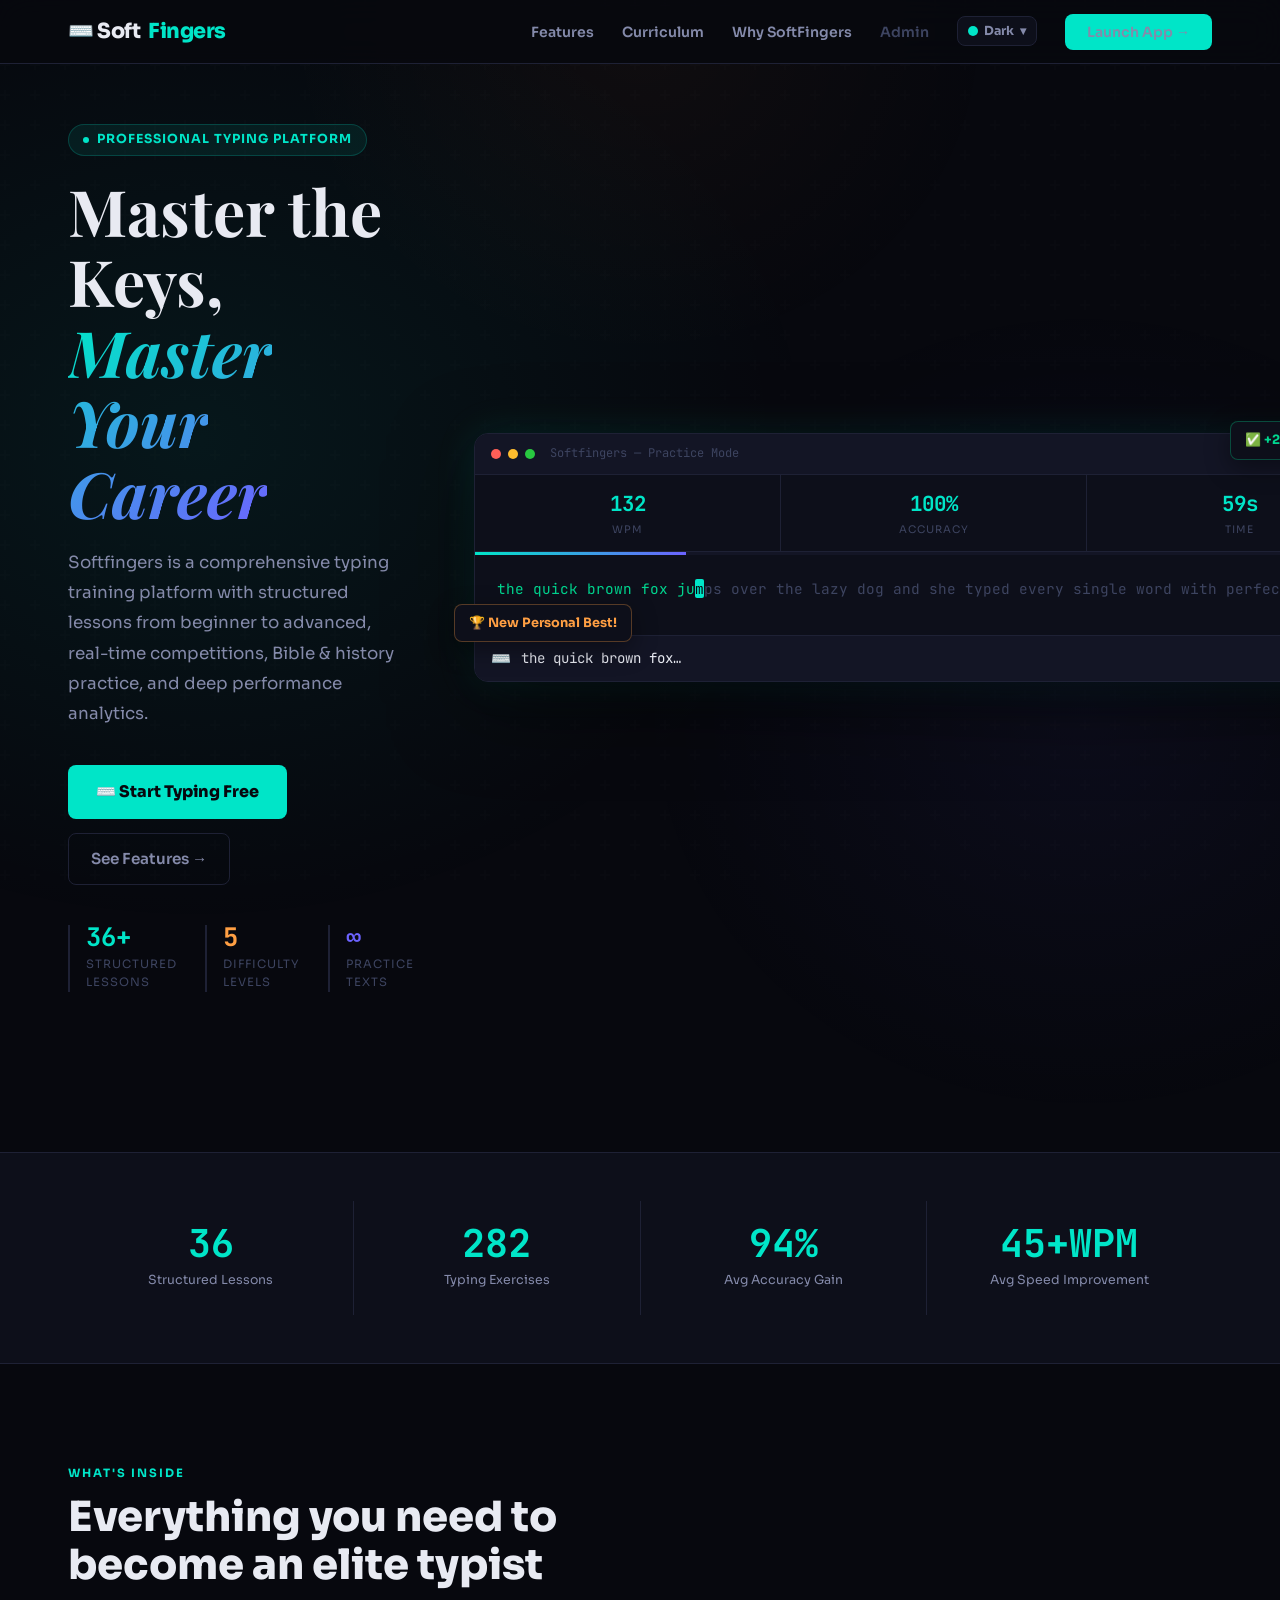
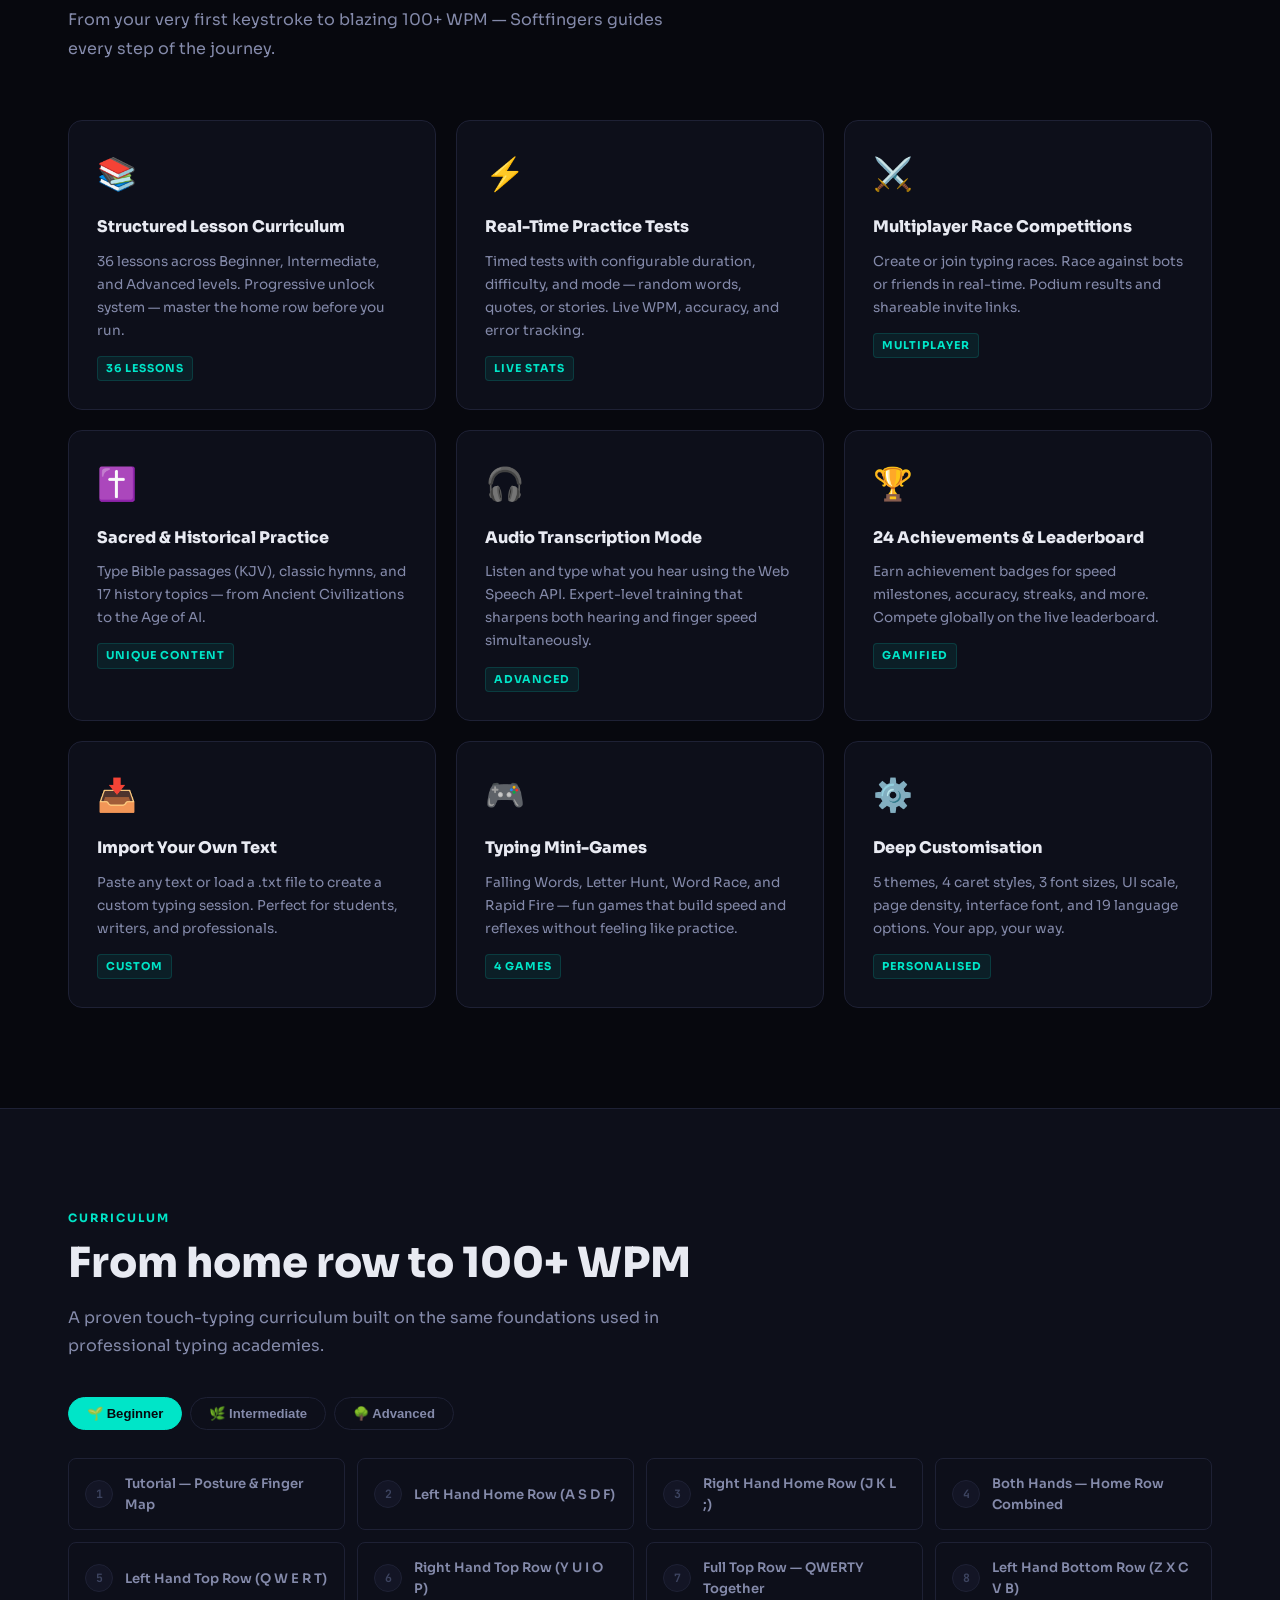
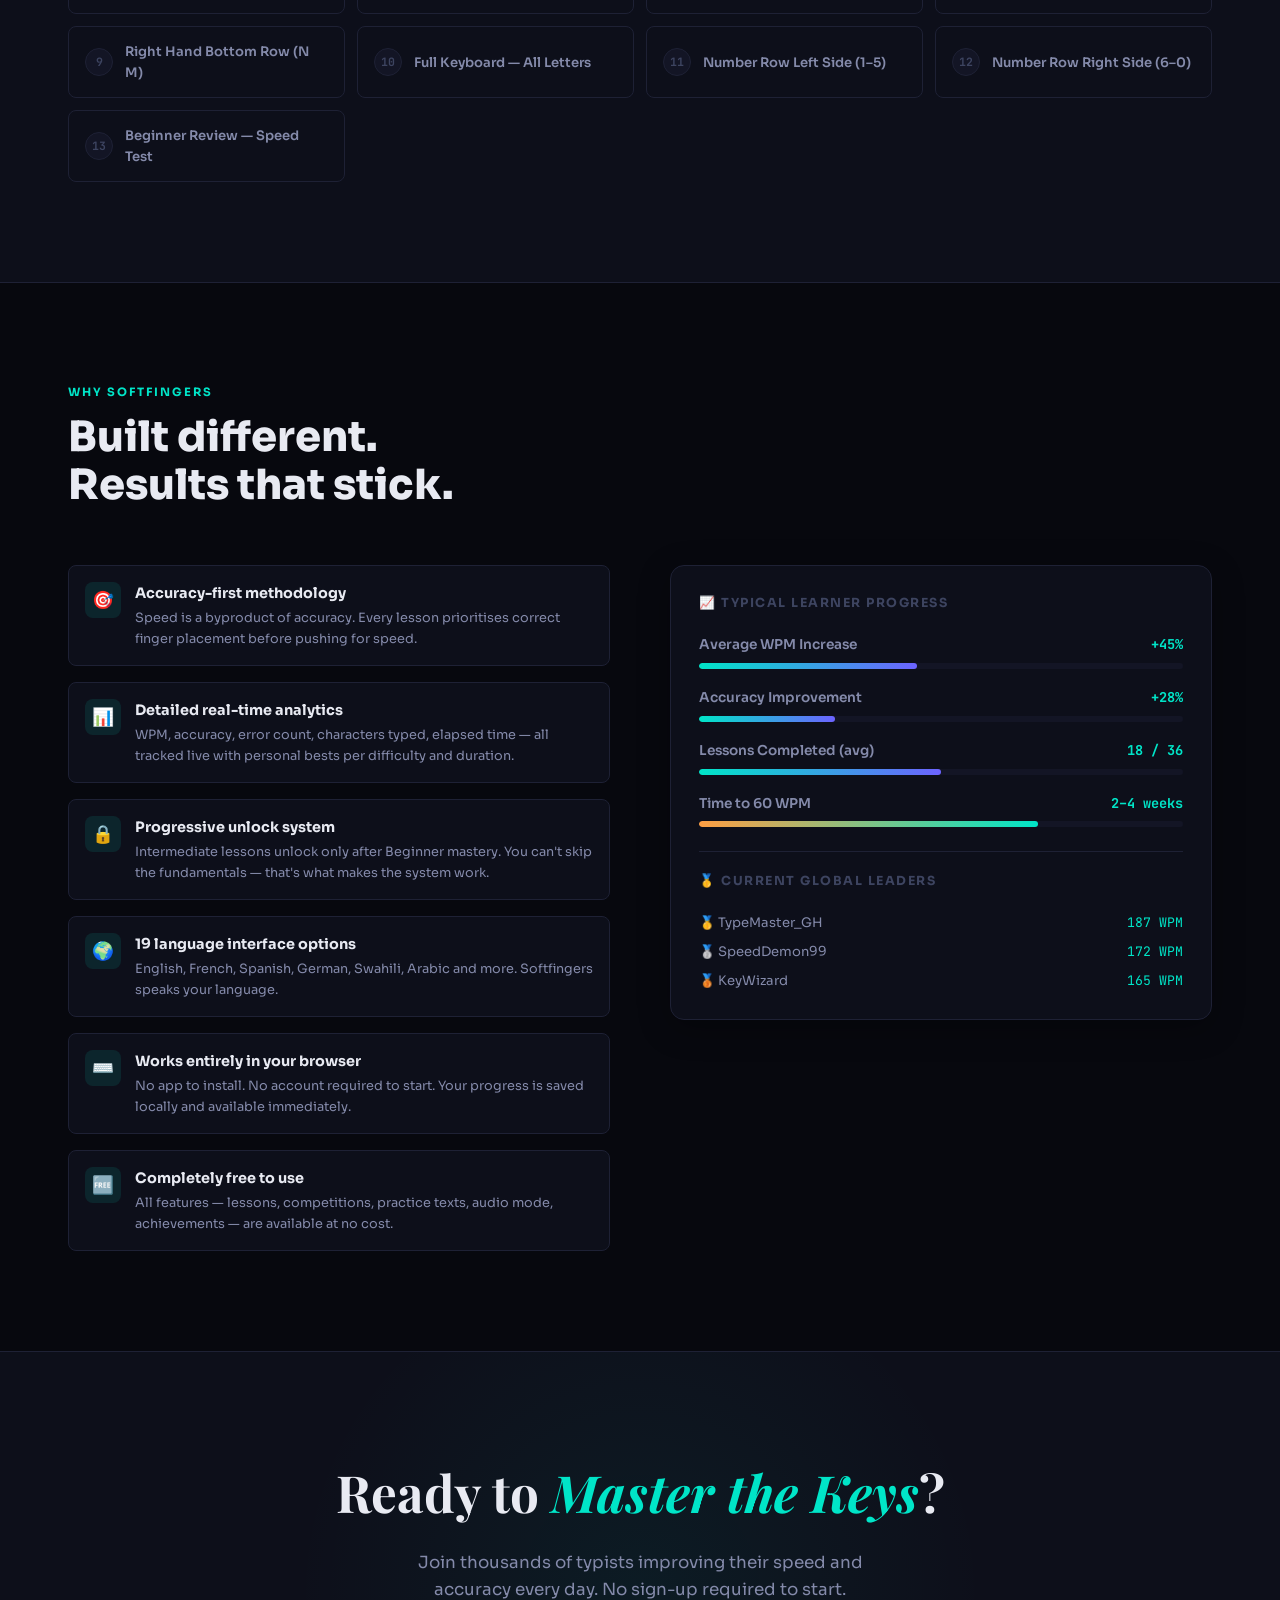
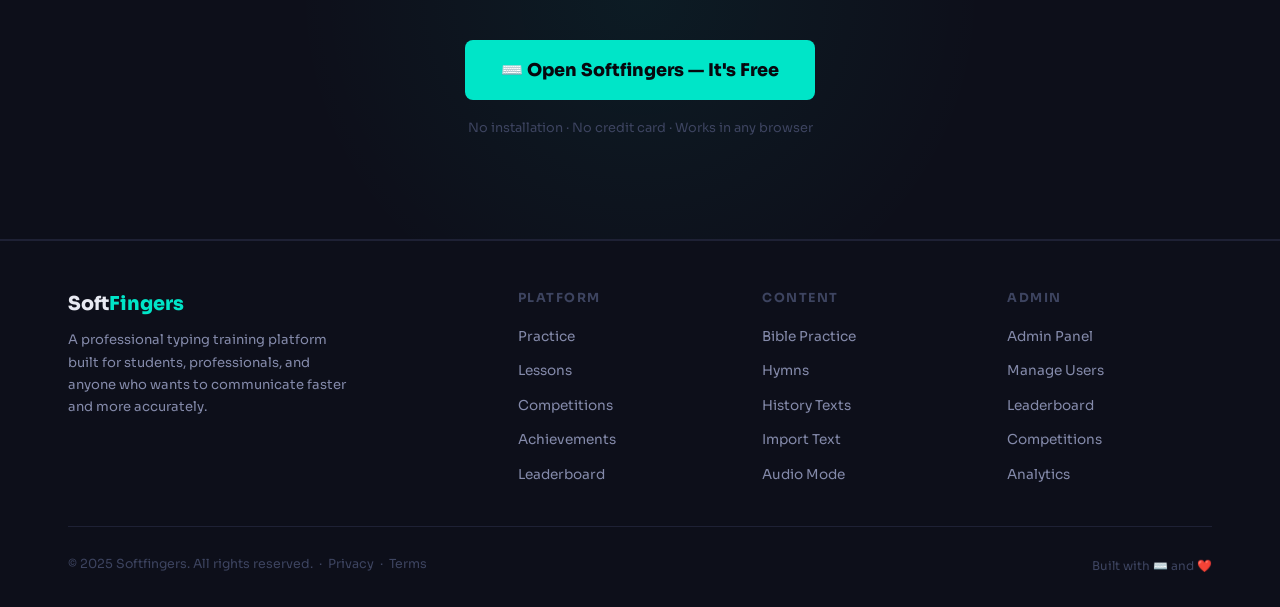
<file: index.html>
<!DOCTYPE html>
<html lang="en">
<head>
<meta charset="UTF-8">
<meta name="viewport" content="width=device-width, initial-scale=1.0">
<title>Softfingers — Master the Keys</title>
<meta name="description" content="Softfingers is a professional typing training platform with structured lessons, real-time competitions, Bible and history practice, and detailed analytics.">
<link rel="icon" type="image/png" href="/favicon-96x96.png" sizes="96x96" />
<link rel="icon" type="image/svg+xml" href="/favicon.svg" />
<link rel="shortcut icon" href="/favicon.ico" />
<link rel="apple-touch-icon" sizes="180x180" href="/apple-touch-icon.png" />
<link rel="manifest" href="/site.webmanifest" />
<link rel="preconnect" href="https://fonts.googleapis.com">
<link rel="preconnect" href="https://fonts.gstatic.com" crossorigin>
<link href="https://fonts.googleapis.com/css2?family=JetBrains+Mono:wght@300;400;700&family=Sora:wght@300;400;600;700;800;900&family=Playfair+Display:ital,wght@0,700;1,700&display=swap" rel="stylesheet">

 <!-- Social sharing -->
  <meta property="og:title" content="SoftFingers - Professional Typing Assessment Platform">
  <meta property="og:description" content="Softfingers is a professional typing training platform with structured lessons, real-time competitions, Bible and history practice, and detailed analytics.">
  <meta property="og:type" content="website">
  <meta property="og:url" content="https://softfingers-typing.web.app/">
<style>
/* ── Reset & Variables ── */
*, *::before, *::after { box-sizing: border-box; margin: 0; padding: 0; }

:root {
  --bg:       #07080e;
  --bg2:      #0d0f1a;
  --bg3:      #131525;
  --border:   #1e2135;
  --text:     #e8eaf2;
  --text2:    #848aaa;
  --text3:    #3d4460;
  --accent:   #00e5c8;
  --accent2:  #ff9f43;
  --accent3:  #6c63ff;
  --danger:   #ff5f7e;
  --success:  #00d68f;
  --font-ui:  'Sora', sans-serif;
  --font-mono:'JetBrains Mono', monospace;
  --font-disp:'Playfair Display', serif;
  --radius:   14px;
  --radius-sm:8px;
  --glow:     0 0 40px rgba(0,229,200,.12);
  --glow2:    0 0 40px rgba(255,159,67,.12);
}
[data-theme="light"] {
  --bg:#f4f5fb; --bg2:#ffffff; --bg3:#eceef8; --border:#d0d4e8;
  --text:#1a1d2e; --text2:#4a5068; --text3:#9098b8;
  --accent:#00b3a0; --accent2:#e07800; --accent3:#5048cc;
  --glow:0 0 40px rgba(0,179,160,.1);
}
[data-theme="ocean"] {
  --bg:#020d1a; --bg2:#041428; --bg3:#071e38; --border:#0f3560;
  --text:#c8e6ff; --text2:#6ea8d8; --text3:#2e6090;
  --accent:#00cfff; --accent2:#ff7e00; --accent3:#7c3aed;
  --glow:0 0 40px rgba(0,207,255,.15);
}
[data-theme="ember"] {
  --bg:#0f0806; --bg2:#1a0f0a; --bg3:#251510; --border:#3d2218;
  --text:#f5e8d8; --text2:#b8907a; --text3:#6b4535;
  --accent:#ff6b35; --accent2:#ffd166; --accent3:#c77dff;
  --glow:0 0 40px rgba(255,107,53,.15);
}
[data-theme="forest"] {
  --bg:#050d08; --bg2:#0b1810; --bg3:#112218; --border:#1a3825;
  --text:#d8f0e0; --text2:#7aab88; --text3:#3a6645;
  --accent:#39d96a; --accent2:#ffd166; --accent3:#6c63ff;
  --glow:0 0 40px rgba(57,217,106,.12);
}

html { scroll-behavior: smooth; }

body {
  font-family: var(--font-ui);
  background: var(--bg);
  color: var(--text);
  line-height: 1.6;
  overflow-x: hidden;
  /* Ensure body is always visible */
  opacity: 1;
  transition: background .3s, color .3s;
}

/* ── Grid noise texture ── */
body::before {
  content: '';
  position: fixed;
  inset: 0;
  background-image: url("data:image/svg+xml,%3Csvg width='60' height='60' viewBox='0 0 60 60' xmlns='http://www.w3.org/2000/svg'%3E%3Cg fill='none' fill-rule='evenodd'%3E%3Cg fill='%23ffffff' fill-opacity='0.012'%3E%3Cpath d='M36 34v-4h-2v4h-4v2h4v4h2v-4h4v-2h-4zm0-30V0h-2v4h-4v2h4v4h2V6h4V4h-4zM6 34v-4H4v4H0v2h4v4h2v-4h4v-2H6zM6 4V0H4v4H0v2h4v4h2V6h4V4H6z'/%3E%3C/g%3E%3C/g%3E%3C/svg%3E");
  pointer-events: none;
  z-index: 0;
}

/* ── Utility ── */
.container { max-width: 1200px; margin: 0 auto; padding: 0 28px; position: relative; z-index: 1; }
.accent  { color: var(--accent); }
.accent2 { color: var(--accent2); }
.accent3 { color: var(--accent3); }
.mono    { font-family: var(--font-mono); }

/* ── Theme Switcher ── */
.theme-switcher { position: relative; display: flex; align-items: center; }
.theme-switcher-btn {
  display: flex; align-items: center; gap: 6px;
  padding: 6px 10px;
  border-radius: var(--radius-sm);
  border: 1px solid var(--border);
  background: var(--bg2);
  color: var(--text2);
  font-family: var(--font-ui);
  font-size: .78rem; font-weight: 700;
  cursor: pointer; transition: all .2s;
}
.theme-switcher-btn:hover { border-color: var(--accent); color: var(--accent); }
.theme-switcher-dot { width: 10px; height: 10px; border-radius: 50%; background: var(--accent); transition: background .3s; }
.theme-dropdown {
  position: absolute; top: calc(100% + 8px); right: 0;
  background: var(--bg2); border: 1px solid var(--border);
  border-radius: var(--radius); padding: 8px;
  display: none; flex-direction: column; gap: 4px;
  min-width: 150px; box-shadow: 0 16px 40px rgba(0,0,0,.5); z-index: 9999;
}
.theme-dropdown.open { display: flex; }
.theme-option {
  display: flex; align-items: center; gap: 10px;
  padding: 8px 10px; border-radius: var(--radius-sm);
  cursor: pointer; font-size: .82rem; font-weight: 600;
  color: var(--text2); transition: all .15s; border: 1px solid transparent;
}
.theme-option:hover { background: var(--bg3); color: var(--text); }
.theme-option.active { background: rgba(0,229,200,.08); border-color: rgba(0,229,200,.2); color: var(--accent); }
.theme-option-swatch { width: 20px; height: 20px; border-radius: 50%; flex-shrink: 0; border: 2px solid rgba(255,255,255,.1); }

/* ── NAV ── */
nav {
  position: fixed; top: 0; left: 0; right: 0; z-index: 1000;
  height: 64px;
  background: rgba(7,8,14,.88);
  backdrop-filter: blur(16px);
  border-bottom: 1px solid var(--border);
  display: flex; align-items: center;
  transition: background .3s;
}
[data-theme="light"] nav { background: rgba(244,245,251,.9); }

.nav-inner {
  max-width: 1200px; margin: 0 auto; padding: 0 28px;
  width: 100%; display: flex; align-items: center; justify-content: space-between;
}
.nav-logo {
  font-size: 1.3rem; font-weight: 800; letter-spacing: -.5px;
  display: flex; align-items: center; gap: 8px;
  text-decoration: none; color: var(--text);
}
.nav-logo span { color: var(--accent); }
.nav-links { display: flex; align-items: center; gap: 28px; list-style: none; }
.nav-links a { color: var(--text2); text-decoration: none; font-size: .88rem; font-weight: 600; transition: color .2s; }
.nav-links a:hover { color: var(--accent); }
.btn-launch {
  background: var(--accent); color: #07080e;
  border: none; border-radius: var(--radius-sm);
  padding: 9px 22px; font-family: var(--font-ui);
  font-size: .88rem; font-weight: 800;
  cursor: pointer; text-decoration: none;
  transition: all .2s; white-space: nowrap;
}
.btn-launch:hover { background: #00ffdf; box-shadow: 0 0 24px rgba(0,229,200,.4); transform: translateY(-1px); }
.nav-toggle {
  display: none; background: none; border: none;
  color: var(--text); font-size: 1.4rem; cursor: pointer; padding: 6px;
}

/* ── HERO ── */
.hero {
  min-height: 100vh; display: flex; align-items: center;
  padding-top: 64px; position: relative; overflow: hidden;
}
.hero::before {
  content: ''; position: absolute; inset: -100px;
  background:
    radial-gradient(ellipse 70% 60% at 20% 40%, rgba(0,229,200,.07) 0%, transparent 60%),
    radial-gradient(ellipse 50% 50% at 80% 60%, rgba(108,99,255,.06) 0%, transparent 60%),
    radial-gradient(ellipse 40% 40% at 50% 10%, rgba(255,159,67,.04) 0%, transparent 60%);
  animation: gradientShift 12s ease-in-out infinite alternate;
  pointer-events: none;
}
@keyframes gradientShift {
  from { transform: scale(1) translate(0,0); }
  to   { transform: scale(1.1) translate(-2%, 2%); }
}
.hero-content { display: grid; grid-template-columns: 1fr 1fr; gap: 60px; align-items: center; padding: 60px 0; }

.hero-eyebrow {
  display: inline-flex; align-items: center; gap: 8px;
  background: rgba(0,229,200,.08); border: 1px solid rgba(0,229,200,.2);
  border-radius: 20px; padding: 5px 14px;
  font-size: .78rem; font-weight: 700; color: var(--accent);
  letter-spacing: 1px; text-transform: uppercase; margin-bottom: 20px;
}
.hero-eyebrow span { width: 6px; height: 6px; border-radius: 50%; background: var(--accent); animation: pulse 1.5s ease-in-out infinite; }
@keyframes pulse { 0%,100%{opacity:1;transform:scale(1)} 50%{opacity:.5;transform:scale(.7)} }

.hero-title {
  font-family: var(--font-disp); font-size: clamp(2.6rem, 5vw, 4.2rem);
  font-weight: 700; line-height: 1.1; color: var(--text); margin-bottom: 20px;
}
.hero-title em {
  font-style: italic;
  background: linear-gradient(135deg, var(--accent), var(--accent3));
  -webkit-background-clip: text; -webkit-text-fill-color: transparent;
  background-clip: text;
}
.hero-desc { font-size: 1.05rem; color: var(--text2); line-height: 1.8; max-width: 480px; margin-bottom: 36px; }

.hero-actions { display: flex; align-items: center; gap: 14px; flex-wrap: wrap; }
.btn-primary {
  display: inline-flex; align-items: center; gap: 8px;
  background: var(--accent); color: #07080e;
  border-radius: var(--radius-sm); padding: 14px 28px;
  font-family: var(--font-ui); font-size: 1rem; font-weight: 800;
  cursor: pointer; text-decoration: none; transition: all .2s;
  border: none; white-space: nowrap;
}
.btn-primary:hover { background: #00ffdf; box-shadow: 0 0 32px rgba(0,229,200,.35); transform: translateY(-2px); }
.btn-outline {
  display: inline-flex; align-items: center; gap: 8px;
  background: transparent; color: var(--text2);
  border: 1px solid var(--border); border-radius: var(--radius-sm);
  padding: 13px 22px; font-family: var(--font-ui); font-size: .95rem; font-weight: 600;
  cursor: pointer; text-decoration: none; transition: all .2s;
}
.btn-outline:hover { border-color: var(--accent); color: var(--accent); background: rgba(0,229,200,.04); }

.hero-stats { display: flex; gap: 28px; margin-top: 40px; }
.hstat { border-left: 2px solid var(--border); padding-left: 16px; }
.hstat-num { font-family: var(--font-mono); font-size: 1.6rem; font-weight: 700; color: var(--accent); line-height: 1; }
.hstat-lbl { font-size: .72rem; color: var(--text3); text-transform: uppercase; letter-spacing: 1px; margin-top: 4px; }

/* Hero demo card */
.hero-demo { position: relative; }
.demo-card {
  background: var(--bg2); border: 1px solid var(--border);
  border-radius: var(--radius); overflow: hidden;
  box-shadow: 0 24px 80px rgba(0,0,0,.5), var(--glow);
}
.demo-bar { background: var(--bg3); border-bottom: 1px solid var(--border); padding: 10px 16px; display: flex; align-items: center; gap: 7px; }
.demo-dot { width: 10px; height: 10px; border-radius: 50%; }
.demo-dot:nth-child(1) { background: #ff5f57; }
.demo-dot:nth-child(2) { background: #febc2e; }
.demo-dot:nth-child(3) { background: #28c840; }
.demo-title { margin-left: 8px; font-size: .75rem; color: var(--text3); font-family: var(--font-mono); }
.demo-stats { display: grid; grid-template-columns: repeat(3, 1fr); gap: 1px; background: var(--border); border-bottom: 1px solid var(--border); }
.demo-stat { background: var(--bg2); padding: 12px 16px; text-align: center; }
.demo-stat-val { font-family: var(--font-mono); font-size: 1.3rem; font-weight: 700; color: var(--accent); }
.demo-stat-lbl { font-size: .65rem; text-transform: uppercase; letter-spacing: 1px; color: var(--text3); margin-top: 2px; }
.demo-text { padding: 20px 22px 8px; font-family: var(--font-mono); font-size: .9rem; line-height: 1.9; color: var(--text3); min-height: 80px; }
.ch-correct { color: var(--success); }
.ch-wrong   { color: var(--danger); text-decoration: underline; }
.ch-cursor  { color: var(--bg); background: var(--accent); border-radius: 2px; animation: blink .75s step-end infinite; }
@keyframes blink { 0%,100%{opacity:1} 50%{opacity:0} }
.demo-input-row { display: flex; align-items: center; gap: 10px; padding: 10px 16px; background: var(--bg3); border-top: 1px solid var(--border); }
.demo-input-box { flex: 1; background: transparent; border: none; font-family: var(--font-mono); font-size: .88rem; color: var(--text); outline: none; }
.demo-progress { height: 3px; background: var(--bg3); }
.demo-progress-fill { height: 100%; background: linear-gradient(90deg, var(--accent), var(--accent3)); transition: width 1.2s cubic-bezier(.4,0,.2,1); }

/* Floating badges */
.badge-float {
  position: absolute; background: var(--bg2); border: 1px solid var(--border);
  border-radius: var(--radius-sm); padding: 8px 14px;
  display: flex; align-items: center; gap: 8px;
  font-size: .8rem; font-weight: 700; box-shadow: 0 8px 24px rgba(0,0,0,.4);
  animation: floatBadge 3s ease-in-out infinite;
}
.badge-float:nth-child(2) { animation-delay: 1s; animation-direction: reverse; }
@keyframes floatBadge { 0%,100%{transform:translateY(0)} 50%{transform:translateY(-8px)} }
.badge-float-1 { top: -12px; right: -16px; border-color: rgba(0,214,143,.3); color: var(--success); }
.badge-float-2 { bottom: 40px; left: -20px; border-color: rgba(255,159,67,.3); color: var(--accent2); }

/* ── SECTION COMMON ── */
section { padding: 100px 0; position: relative; z-index: 1; }
.section-eyebrow { font-size: .72rem; font-weight: 700; letter-spacing: 2px; text-transform: uppercase; color: var(--accent); margin-bottom: 12px; }
.section-title { font-size: clamp(1.8rem, 3.5vw, 2.6rem); font-weight: 800; color: var(--text); margin-bottom: 16px; line-height: 1.15; }
.section-desc { font-size: 1rem; color: var(--text2); max-width: 600px; line-height: 1.8; }

/* ── STATS BAND ── */
.stats-band { background: var(--bg2); border-top: 1px solid var(--border); border-bottom: 1px solid var(--border); padding: 48px 0; }
.stats-grid { display: grid; grid-template-columns: repeat(4, 1fr); gap: 1px; background: var(--border); }
.stat-block { background: var(--bg2); padding: 24px 32px; text-align: center; }
.stat-block-num { font-family: var(--font-mono); font-size: 2.4rem; font-weight: 700; color: var(--accent); line-height: 1; }
.stat-block-lbl { font-size: .78rem; color: var(--text2); margin-top: 8px; }

/* ── FEATURES ── */
.features-grid { display: grid; grid-template-columns: repeat(3, 1fr); gap: 20px; }
.feature-card {
  background: var(--bg2); border: 1px solid var(--border);
  border-radius: var(--radius); padding: 28px;
  position: relative; overflow: hidden;
  transition: border-color .2s, transform .2s, box-shadow .2s;
}
.feature-card::before { content: ''; position: absolute; top: 0; left: 0; right: 0; height: 2px; opacity: 0; transition: opacity .2s; }
.feature-card:hover { border-color: rgba(0,229,200,.3); transform: translateY(-4px); box-shadow: 0 16px 48px rgba(0,0,0,.4), var(--glow); }
.feature-card:hover::before { opacity: 1; background: linear-gradient(90deg, var(--accent), var(--accent3)); }
.feature-icon { font-size: 2rem; margin-bottom: 14px; display: block; }
.feature-title { font-size: 1rem; font-weight: 800; color: var(--text); margin-bottom: 10px; }
.feature-desc  { font-size: .85rem; color: var(--text2); line-height: 1.7; }
.feature-tag {
  display: inline-block; margin-top: 14px; font-size: .68rem; font-weight: 700;
  letter-spacing: 1px; text-transform: uppercase; color: var(--accent);
  background: rgba(0,229,200,.08); border: 1px solid rgba(0,229,200,.15);
  border-radius: 4px; padding: 3px 8px;
}

/* ── WHY SECTION ── */
.why-grid { display: grid; grid-template-columns: 1fr 1fr; gap: 60px; align-items: start; margin-top: 56px; }
.why-list { list-style: none; display: flex; flex-direction: column; gap: 16px; }
.why-item { display: flex; align-items: flex-start; gap: 14px; padding: 16px; background: var(--bg2); border: 1px solid var(--border); border-radius: var(--radius-sm); transition: border-color .2s; }
.why-item:hover { border-color: rgba(0,229,200,.25); }
.why-icon { width: 36px; height: 36px; border-radius: 8px; display: flex; align-items: center; justify-content: center; font-size: 1.1rem; flex-shrink: 0; background: rgba(0,229,200,.1); }
.why-item-title { font-size: .9rem; font-weight: 700; color: var(--text); margin-bottom: 3px; }
.why-item-desc  { font-size: .8rem; color: var(--text2); line-height: 1.6; }

.perf-card { background: var(--bg2); border: 1px solid var(--border); border-radius: var(--radius); padding: 28px; box-shadow: 0 8px 32px rgba(0,0,0,.3); }
.perf-title { font-size: .78rem; font-weight: 700; text-transform: uppercase; letter-spacing: 1.5px; color: var(--text3); margin-bottom: 20px; }
.perf-metric { margin-bottom: 18px; }
.perf-metric-header { display: flex; justify-content: space-between; align-items: center; margin-bottom: 7px; font-size: .85rem; color: var(--text2); font-weight: 600; }
.perf-metric-val { font-family: var(--font-mono); color: var(--accent); font-weight: 700; }
.perf-bar-bg { height: 6px; background: var(--bg3); border-radius: 3px; overflow: hidden; }
.perf-bar-fill { height: 100%; border-radius: 3px; background: linear-gradient(90deg, var(--accent), var(--accent3)); animation: growBar 1.5s cubic-bezier(.4,0,.2,1) forwards; }
@keyframes growBar { from { width: 0 !important; } }

/* ── CURRICULUM ── */
.curriculum-tabs { display: flex; gap: 8px; margin-bottom: 28px; flex-wrap: wrap; }
.ctab { padding: 8px 18px; border-radius: 20px; border: 1px solid var(--border); background: var(--bg2); color: var(--text2); font-size: .82rem; font-weight: 700; cursor: pointer; transition: all .2s; }
.ctab.active { background: var(--accent); border-color: var(--accent); color: #07080e; }
.ctab:hover:not(.active) { border-color: var(--accent); color: var(--accent); }
.curriculum-grid { display: grid; grid-template-columns: repeat(auto-fill, minmax(220px, 1fr)); gap: 12px; }
.curriculum-item { background: var(--bg2); border: 1px solid var(--border); border-radius: var(--radius-sm); padding: 14px 16px; display: flex; align-items: center; gap: 12px; transition: border-color .15s; }
.curriculum-item:hover { border-color: rgba(0,229,200,.25); }
.ci-num { width: 28px; height: 28px; border-radius: 50%; background: var(--bg3); border: 1px solid var(--border); display: flex; align-items: center; justify-content: center; font-family: var(--font-mono); font-size: .72rem; font-weight: 700; color: var(--text3); flex-shrink: 0; }
.ci-text { font-size: .82rem; color: var(--text2); font-weight: 600; }
.ci-tag { margin-left: auto; font-size: .65rem; padding: 2px 7px; border-radius: 4px; background: var(--bg3); color: var(--text3); flex-shrink: 0; }
.ci-tag.audio { background: rgba(0,229,200,.1); color: var(--accent); }
.ci-tag.game  { background: rgba(108,99,255,.1); color: var(--accent3); }

/* ── CTA ── */
.cta-section { background: var(--bg2); border-top: 1px solid var(--border); border-bottom: 1px solid var(--border); padding: 100px 0; text-align: center; position: relative; overflow: hidden; }
.cta-section::before { content: ''; position: absolute; top: 50%; left: 50%; transform: translate(-50%,-50%); width: 700px; height: 700px; border-radius: 50%; background: radial-gradient(ellipse, rgba(0,229,200,.06) 0%, transparent 70%); pointer-events: none; }
.cta-title { font-family: var(--font-disp); font-size: clamp(2rem, 4vw, 3.2rem); font-weight: 700; margin-bottom: 16px; position: relative; }
.cta-desc { font-size: 1.05rem; color: var(--text2); max-width: 500px; margin: 0 auto 36px; }

/* ── FOOTER ── */
footer { background: var(--bg2); border-top: 1px solid var(--border); padding: 48px 0 32px; position: relative; z-index: 1; }
.footer-inner { display: grid; grid-template-columns: 2fr 1fr 1fr 1fr; gap: 40px; }
.footer-brand-name { font-size: 1.2rem; font-weight: 800; color: var(--text); margin-bottom: 10px; }
.footer-brand-name span { color: var(--accent); }
.footer-brand-desc { font-size: .82rem; color: var(--text2); line-height: 1.7; max-width: 280px; }
.footer-col h4 { font-size: .78rem; font-weight: 700; text-transform: uppercase; letter-spacing: 1.5px; color: var(--text3); margin-bottom: 14px; }
.footer-links { list-style: none; display: flex; flex-direction: column; gap: 9px; }
.footer-links a { color: var(--text2); text-decoration: none; font-size: .85rem; transition: color .2s; }
.footer-links a:hover { color: var(--accent); }
.footer-bottom { display: flex; align-items: center; justify-content: space-between; padding-top: 28px; margin-top: 40px; border-top: 1px solid var(--border); font-size: .78rem; color: var(--text3); }
.footer-copy a { color: var(--text3); text-decoration: none; }
.footer-copy a:hover { color: var(--accent); }

/* ── SCROLL REVEAL ──
   IMPORTANT: starts visible by default (opacity:1) and only animates
   when JS is confirmed running. This prevents content staying hidden
   if JS errors occur or IntersectionObserver fires too early. */
.reveal { opacity: 1; transform: none; transition: opacity .6s ease, transform .6s ease; }
.js-reveal { opacity: 0; transform: translateY(24px); }
.js-reveal.visible { opacity: 1; transform: none; }

/* ── RESPONSIVE ── */
@media(max-width: 1024px) {
  .features-grid { grid-template-columns: repeat(2, 1fr); }
  .footer-inner { grid-template-columns: 1fr 1fr; }
}
@media(max-width: 768px) {
  .hero-content { grid-template-columns: 1fr; gap: 40px; }
  .hero-demo { display: none; }
  .hero-stats { gap: 18px; }
  .hstat-num { font-size: 1.3rem; }
  .stats-grid { grid-template-columns: repeat(2, 1fr); }
  .features-grid { grid-template-columns: 1fr; }
  .why-grid { grid-template-columns: 1fr; }
  .footer-inner { grid-template-columns: 1fr; }
  .footer-bottom { flex-direction: column; gap: 8px; text-align: center; }
  .nav-links { display: none; }
  .nav-toggle { display: block; }
  .nav-links.open {
    display: flex; flex-direction: column;
    position: absolute; top: 64px; left: 0; right: 0;
    background: rgba(7,8,14,.96);
    backdrop-filter: blur(16px);
    border-bottom: 1px solid var(--border);
    padding: 20px 28px; gap: 16px; z-index: 999;
  }
  [data-theme="light"] .nav-links.open { background: rgba(244,245,251,.96); }
}
</style>
</head>
<body>

<!-- NAV -->
<nav>
  <div class="nav-inner">
    <a href="#" class="nav-logo">⌨️ Soft<span>Fingers</span></a>
    <ul class="nav-links" id="nav-links">
      <li><a href="#features">Features</a></li>
      <li><a href="#curriculum">Curriculum</a></li>
      <li><a href="#why">Why SoftFingers</a></li>
      <li><a href="admin.html" style="color:var(--text3)">Admin</a></li>
      <li>
        <div class="theme-switcher" id="theme-switcher">
          <button class="theme-switcher-btn" id="theme-btn" title="Change theme">
            <div class="theme-switcher-dot" id="theme-dot"></div>
            <span id="theme-label">Dark</span> ▾
          </button>
          <div class="theme-dropdown" id="theme-dropdown">
            <div class="theme-option active" data-theme="dark">
              <div class="theme-option-swatch" style="background:linear-gradient(135deg,#08090f,#00e5c8)"></div> Dark
            </div>
            <div class="theme-option" data-theme="light">
              <div class="theme-option-swatch" style="background:linear-gradient(135deg,#f4f5fb,#00b3a0)"></div> Light
            </div>
            <div class="theme-option" data-theme="ocean">
              <div class="theme-option-swatch" style="background:linear-gradient(135deg,#020d1a,#00cfff)"></div> Ocean
            </div>
            <div class="theme-option" data-theme="ember">
              <div class="theme-option-swatch" style="background:linear-gradient(135deg,#0f0806,#ff6b35)"></div> Ember
            </div>
            <div class="theme-option" data-theme="forest">
              <div class="theme-option-swatch" style="background:linear-gradient(135deg,#050d08,#39d96a)"></div> Forest
            </div>
          </div>
        </div>
      </li>
      <li><a href="softfingers-main.html" class="btn-launch">Launch App →</a></li>
    </ul>
    <button class="nav-toggle" id="nav-toggle" aria-label="Menu">☰</button>
  </div>
</nav>

<!-- HERO -->
<section class="hero">
  <div class="container">
    <div class="hero-content">
      <div>
        <div class="hero-eyebrow"><span></span>Professional Typing Platform</div>
        <h1 class="hero-title">
          Master the Keys,<br>
          <em>Master Your Career</em>
        </h1>
        <p class="hero-desc">
          Softfingers is a comprehensive typing training platform with structured lessons from beginner to advanced, real-time competitions, Bible &amp; history practice, and deep performance analytics.
        </p>
        <div class="hero-actions">
          <a href="softfingers-main.html" class="btn-primary">⌨️ Start Typing Free</a>
          <a href="#features" class="btn-outline">See Features →</a>
        </div>
        <div class="hero-stats">
          <div class="hstat"><div class="hstat-num accent">36+</div><div class="hstat-lbl">Structured Lessons</div></div>
          <div class="hstat"><div class="hstat-num" style="color:var(--accent2)">5</div><div class="hstat-lbl">Difficulty Levels</div></div>
          <div class="hstat"><div class="hstat-num" style="color:var(--accent3)">∞</div><div class="hstat-lbl">Practice Texts</div></div>
        </div>
      </div>
      <div class="hero-demo">
        <div class="badge-float badge-float-1">✅ +24 WPM this week</div>
        <div class="badge-float badge-float-2">🏆 New Personal Best!</div>
        <div class="demo-card">
          <div class="demo-bar">
            <div class="demo-dot"></div><div class="demo-dot"></div><div class="demo-dot"></div>
            <span class="demo-title">Softfingers — Practice Mode</span>
          </div>
          <div class="demo-stats">
            <div class="demo-stat"><div class="demo-stat-val" id="d-wpm">0</div><div class="demo-stat-lbl">WPM</div></div>
            <div class="demo-stat"><div class="demo-stat-val" id="d-acc">100%</div><div class="demo-stat-lbl">Accuracy</div></div>
            <div class="demo-stat"><div class="demo-stat-val" id="d-time">1:00</div><div class="demo-stat-lbl">Time</div></div>
          </div>
          <div class="demo-progress"><div class="demo-progress-fill" id="d-prog" style="width:0%"></div></div>
          <div class="demo-text" id="d-text"></div>
          <div class="demo-input-row">
            <span style="color:var(--text3)">⌨️</span>
            <div class="demo-input-box">the quick brown fox…</div>
          </div>
        </div>
      </div>
    </div>
  </div>
</section>

<!-- STATS BAND -->
<div class="stats-band">
  <div class="container">
    <div class="stats-grid">
      <div class="stat-block reveal"><div class="stat-block-num" data-count="36">36</div><div class="stat-block-lbl">Structured Lessons</div></div>
      <div class="stat-block reveal"><div class="stat-block-num" data-count="340">340</div><div class="stat-block-lbl">Typing Exercises</div></div>
      <div class="stat-block reveal"><div class="stat-block-num accent2" data-count="95" data-suffix="%">95%</div><div class="stat-block-lbl">Avg Accuracy Gain</div></div>
      <div class="stat-block reveal"><div class="stat-block-num accent3" data-count="45" data-suffix="+WPM">45+WPM</div><div class="stat-block-lbl">Avg Speed Improvement</div></div>
    </div>
  </div>
</div>

<!-- FEATURES -->
<section id="features">
  <div class="container">
    <div class="section-eyebrow">What's Inside</div>
    <h2 class="section-title">Everything you need to<br>become an elite typist</h2>
    <p class="section-desc">From your very first keystroke to blazing 100+ WPM — Softfingers guides every step of the journey.</p>
    <div class="features-grid" style="margin-top:56px">
      <div class="feature-card reveal"><span class="feature-icon">📚</span><div class="feature-title">Structured Lesson Curriculum</div><div class="feature-desc">36 lessons across Beginner, Intermediate, and Advanced levels. Progressive unlock system — master the home row before you run.</div><span class="feature-tag">36 Lessons</span></div>
      <div class="feature-card reveal"><span class="feature-icon">⚡</span><div class="feature-title">Real-Time Practice Tests</div><div class="feature-desc">Timed tests with configurable duration, difficulty, and mode — random words, quotes, or stories. Live WPM, accuracy, and error tracking.</div><span class="feature-tag">Live Stats</span></div>
      <div class="feature-card reveal"><span class="feature-icon">⚔️</span><div class="feature-title">Multiplayer Race Competitions</div><div class="feature-desc">Create or join typing races. Race against bots or friends in real-time. Podium results and shareable invite links.</div><span class="feature-tag">Multiplayer</span></div>
      <div class="feature-card reveal"><span class="feature-icon">✝️</span><div class="feature-title">Sacred & Historical Practice</div><div class="feature-desc">Type Bible passages (KJV), classic hymns, and 17 history topics — from Ancient Civilizations to the Age of AI.</div><span class="feature-tag">Unique Content</span></div>
      <div class="feature-card reveal"><span class="feature-icon">🎧</span><div class="feature-title">Audio Transcription Mode</div><div class="feature-desc">Listen and type what you hear using the Web Speech API. Expert-level training that sharpens both hearing and finger speed simultaneously.</div><span class="feature-tag">Advanced</span></div>
      <div class="feature-card reveal"><span class="feature-icon">🏆</span><div class="feature-title">24 Achievements & Leaderboard</div><div class="feature-desc">Earn achievement badges for speed milestones, accuracy, streaks, and more. Compete globally on the live leaderboard.</div><span class="feature-tag">Gamified</span></div>
      <div class="feature-card reveal"><span class="feature-icon">📥</span><div class="feature-title">Import Your Own Text</div><div class="feature-desc">Paste any text or load a .txt file to create a custom typing session. Perfect for students, writers, and professionals.</div><span class="feature-tag">Custom</span></div>
      <div class="feature-card reveal"><span class="feature-icon">🎮</span><div class="feature-title">Typing Mini-Games</div><div class="feature-desc">Falling Words, Letter Hunt, Word Race, and Rapid Fire — fun games that build speed and reflexes without feeling like practice.</div><span class="feature-tag">4 Games</span></div>
      <div class="feature-card reveal"><span class="feature-icon">⚙️</span><div class="feature-title">Deep Customisation</div><div class="feature-desc">5 themes, 4 caret styles, 3 font sizes, UI scale, page density, interface font, and 19 language options. Your app, your way.</div><span class="feature-tag">Personalised</span></div>
    </div>
  </div>
</section>

<!-- CURRICULUM -->
<section id="curriculum" style="background:var(--bg2);border-top:1px solid var(--border);border-bottom:1px solid var(--border)">
  <div class="container">
    <div class="section-eyebrow">Curriculum</div>
    <h2 class="section-title">From home row to 100+ WPM</h2>
    <p class="section-desc">A proven touch-typing curriculum built on the same foundations used in professional typing academies.</p>
    <div class="curriculum-tabs" style="margin-top:36px">
      <button class="ctab active" data-tab="beginner">🌱 Beginner</button>
      <button class="ctab" data-tab="intermediate">🌿 Intermediate</button>
      <button class="ctab" data-tab="advanced">🌳 Advanced</button>
    </div>
    <div class="curriculum-grid" id="curriculum-grid"></div>
  </div>
</section>

<!-- WHY SOFTFINGERS -->
<section id="why">
  <div class="container">
    <div class="section-eyebrow">Why Softfingers</div>
    <h2 class="section-title">Built different.<br>Results that stick.</h2>
    <div class="why-grid">
      <ul class="why-list">
        <li class="why-item reveal"><div class="why-icon">🎯</div><div><div class="why-item-title">Accuracy-first methodology</div><div class="why-item-desc">Speed is a byproduct of accuracy. Every lesson prioritises correct finger placement before pushing for speed.</div></div></li>
        <li class="why-item reveal"><div class="why-icon">📊</div><div><div class="why-item-title">Detailed real-time analytics</div><div class="why-item-desc">WPM, accuracy, error count, characters typed, elapsed time — all tracked live with personal bests per difficulty and duration.</div></div></li>
        <li class="why-item reveal"><div class="why-icon">🔒</div><div><div class="why-item-title">Progressive unlock system</div><div class="why-item-desc">Intermediate lessons unlock only after Beginner mastery. You can't skip the fundamentals — that's what makes the system work.</div></div></li>
        <li class="why-item reveal"><div class="why-icon">🌍</div><div><div class="why-item-title">19 language interface options</div><div class="why-item-desc">English, French, Spanish, German, Swahili, Arabic and more. Softfingers speaks your language.</div></div></li>
        <li class="why-item reveal"><div class="why-icon">⌨️</div><div><div class="why-item-title">Works entirely in your browser</div><div class="why-item-desc">No app to install. No account required to start. Your progress is saved locally and available immediately.</div></div></li>
        <li class="why-item reveal"><div class="why-icon">🆓</div><div><div class="why-item-title">Completely free to use</div><div class="why-item-desc">All features — lessons, competitions, practice texts, audio mode, achievements — are available at no cost.</div></div></li>
      </ul>
      <div class="perf-card reveal">
        <div class="perf-title">📈 Typical Learner Progress</div>
        <div class="perf-metric"><div class="perf-metric-header"><span>Average WPM Increase</span><span class="perf-metric-val">+45%</span></div><div class="perf-bar-bg"><div class="perf-bar-fill" style="width:45%"></div></div></div>
        <div class="perf-metric"><div class="perf-metric-header"><span>Accuracy Improvement</span><span class="perf-metric-val">+28%</span></div><div class="perf-bar-bg"><div class="perf-bar-fill" style="width:28%;animation-delay:.2s"></div></div></div>
        <div class="perf-metric"><div class="perf-metric-header"><span>Lessons Completed (avg)</span><span class="perf-metric-val">18 / 36</span></div><div class="perf-bar-bg"><div class="perf-bar-fill" style="width:50%;animation-delay:.4s"></div></div></div>
        <div class="perf-metric"><div class="perf-metric-header"><span>Time to 60 WPM</span><span class="perf-metric-val">2–4 weeks</span></div><div class="perf-bar-bg"><div class="perf-bar-fill" style="width:70%;animation-delay:.6s;background:linear-gradient(90deg,var(--accent2),var(--accent))"></div></div></div>
        <div style="margin-top:24px;padding-top:20px;border-top:1px solid var(--border)">
          <div class="perf-title">🥇 Current Global Leaders</div>
          <div style="display:flex;flex-direction:column;gap:8px;margin-top:12px">
            <div style="display:flex;justify-content:space-between;font-size:.82rem"><span style="color:var(--text2)">🥇 TypeMaster_GH</span><span class="mono" style="color:var(--accent)">187 WPM</span></div>
            <div style="display:flex;justify-content:space-between;font-size:.82rem"><span style="color:var(--text2)">🥈 SpeedDemon99</span><span class="mono" style="color:var(--accent)">172 WPM</span></div>
            <div style="display:flex;justify-content:space-between;font-size:.82rem"><span style="color:var(--text2)">🥉 KeyWizard</span><span class="mono" style="color:var(--accent)">165 WPM</span></div>
          </div>
        </div>
      </div>
    </div>
  </div>
</section>

<!-- CTA -->
<section class="cta-section">
  <div class="container">
    <h2 class="cta-title">Ready to <em style="font-family:var(--font-disp);font-style:italic;color:var(--accent)">Master the Keys</em>?</h2>
    <p class="cta-desc">Join thousands of typists improving their speed and accuracy every day. No sign-up required to start.</p>
    <a href="softfingers-main.html" class="btn-primary" style="font-size:1.1rem;padding:16px 36px">⌨️ Open Softfingers — It's Free</a>
    <p style="margin-top:18px;font-size:.8rem;color:var(--text3)">No installation · No credit card · Works in any browser</p>
  </div>
</section>

<!-- FOOTER -->
<footer>
  <div class="container">
    <div class="footer-inner">
      <div>
        <div class="footer-brand-name">Soft<span>Fingers</span></div>
        <p class="footer-brand-desc">A professional typing training platform built for students, professionals, and anyone who wants to communicate faster and more accurately.</p>
      </div>
      <div class="footer-col"><h4>Platform</h4><ul class="footer-links"><li><a href="softfingers-main.html">Practice</a></li><li><a href="softfingers-main.html">Lessons</a></li><li><a href="softfingers-main.html">Competitions</a></li><li><a href="softfingers-main.html">Achievements</a></li><li><a href="softfingers-main.html">Leaderboard</a></li></ul></div>
      <div class="footer-col"><h4>Content</h4><ul class="footer-links"><li><a href="softfingers-main.html">Bible Practice</a></li><li><a href="softfingers-main.html">Hymns</a></li><li><a href="softfingers-main.html">History Texts</a></li><li><a href="softfingers-main.html">Import Text</a></li><li><a href="softfingers-main.html">Audio Mode</a></li></ul></div>
      <div class="footer-col"><h4>Admin</h4><ul class="footer-links"><li><a href="admin.html">Admin Panel</a></li><li><a href="admin.html">Manage Users</a></li><li><a href="admin.html">Leaderboard</a></li><li><a href="admin.html">Competitions</a></li><li><a href="admin.html">Analytics</a></li></ul></div>
    </div>
    <div class="footer-bottom">
      <div class="footer-copy">© 2025 Softfingers. All rights reserved. &nbsp;·&nbsp; <a href="#">Privacy</a> &nbsp;·&nbsp; <a href="#">Terms</a></div>
      <div style="color:var(--text3);font-size:.75rem">Built with ⌨️ and ❤️</div>
    </div>
  </div>
</footer>

<script>
// ══════════════════════════════════════════════════════
// All JS wrapped in DOMContentLoaded — guarantees every
// element exists before we touch it
// ══════════════════════════════════════════════════════
document.addEventListener('DOMContentLoaded', function() {
  try { initTheme(); }      catch(e) { console.warn('Theme init failed:', e); }
  try { initNav(); }        catch(e) { console.warn('Nav init failed:', e); }
  try { initCurriculum(); } catch(e) { console.warn('Curriculum init failed:', e); }
  try { initDemo(); }       catch(e) { console.warn('Demo init failed:', e); }
  try { initReveal(); }     catch(e) { console.warn('Reveal init failed:', e); }
  try { initCountUp(); }    catch(e) { console.warn('CountUp init failed:', e); }
});

// ── Theme ──────────────────────────────────────────────
const THEME_META = {
  dark:   { label:'Dark',   dot:'#00e5c8' },
  light:  { label:'Light',  dot:'#00b3a0' },
  ocean:  { label:'Ocean',  dot:'#00cfff' },
  ember:  { label:'Ember',  dot:'#ff6b35' },
  forest: { label:'Forest', dot:'#39d96a' },
};

function setTheme(t) {
  if(!THEME_META[t]) t = 'dark';
  document.documentElement.setAttribute('data-theme', t);
  try { localStorage.setItem('tc_theme', t); } catch(e){}
  const meta = THEME_META[t];
  const dotEl = document.getElementById('theme-dot');
  const lblEl = document.getElementById('theme-label');
  if(dotEl) dotEl.style.background = meta.dot;
  if(lblEl) lblEl.textContent = meta.label;
  document.querySelectorAll('.theme-option').forEach(o =>
    o.classList.toggle('active', o.dataset.theme === t)
  );
  // Close dropdown
  const dd = document.getElementById('theme-dropdown');
  if(dd) dd.classList.remove('open');
}

function initTheme() {
  // Apply saved theme immediately so there's no flash
  let saved = 'dark';
  try { saved = localStorage.getItem('tc_theme') || 'dark'; } catch(e){}
  setTheme(saved);

  // Wire up theme option clicks
  document.querySelectorAll('.theme-option').forEach(opt => {
    opt.addEventListener('click', () => setTheme(opt.dataset.theme));
  });

  // Toggle dropdown
  const btn = document.getElementById('theme-btn');
  const dd  = document.getElementById('theme-dropdown');
  if(btn && dd) {
    btn.addEventListener('click', e => {
      e.stopPropagation();
      dd.classList.toggle('open');
    });
  }

  // Close on outside click
  document.addEventListener('click', e => {
    const sw = document.getElementById('theme-switcher');
    if(sw && !sw.contains(e.target)) {
      const d = document.getElementById('theme-dropdown');
      if(d) d.classList.remove('open');
    }
  });
}

// ── Nav ────────────────────────────────────────────────
function initNav() {
  const toggle = document.getElementById('nav-toggle');
  const links  = document.getElementById('nav-links');
  if(toggle && links) {
    toggle.addEventListener('click', () => links.classList.toggle('open'));
  }
  // Close mobile menu on link click
  if(links) {
    links.querySelectorAll('a').forEach(a => {
      a.addEventListener('click', () => links.classList.remove('open'));
    });
  }
}

// ── Curriculum ─────────────────────────────────────────
const CURR = {
  beginner: [
    {n:1,name:"Tutorial — Posture & Finger Map",tag:""},
    {n:2,name:"Left Hand Home Row (A S D F)",tag:""},
    {n:3,name:"Right Hand Home Row (J K L ;)",tag:""},
    {n:4,name:"Both Hands — Home Row Combined",tag:""},
    {n:5,name:"Left Hand Top Row (Q W E R T)",tag:""},
    {n:6,name:"Right Hand Top Row (Y U I O P)",tag:""},
    {n:7,name:"Full Top Row — QWERTY Together",tag:""},
    {n:8,name:"Left Hand Bottom Row (Z X C V B)",tag:""},
    {n:9,name:"Right Hand Bottom Row (N M)",tag:""},
    {n:10,name:"Full Keyboard — All Letters",tag:""},
    {n:11,name:"Number Row Left Side (1–5)",tag:""},
    {n:12,name:"Number Row Right Side (6–0)",tag:""},
    {n:13,name:"Beginner Review — Speed Test",tag:""}
  ],
  intermediate: [
    {n:1,name:"Shift Key — Capital Letters",tag:""},
    {n:2,name:"Period and Comma",tag:""},
    {n:3,name:"Question Mark and Exclamation",tag:""},
    {n:4,name:"Apostrophes and Contractions",tag:""},
    {n:5,name:"Colon, Semicolon, and Quotes",tag:""},
    {n:6,name:"Brackets, Dashes, and Hyphens",tag:""},
    {n:7,name:"Numbers in Context",tag:""},
    {n:8,name:"Speed Drills — Pangrams",tag:""},
    {n:9,name:"Business and Professional Phrases",tag:""},
    {n:10,name:"Code and Symbols",tag:"game"},
    {n:11,name:"Intermediate Paragraphs",tag:""},
    {n:12,name:"Intermediate Review — Mixed Drill",tag:""}
  ],
  advanced: [
    {n:1,name:"Advanced Vocabulary Drills",tag:""},
    {n:2,name:"Scientific and Technical Writing",tag:""},
    {n:3,name:"Legal and Formal Language",tag:""},
    {n:4,name:"Financial and Business Prose",tag:""},
    {n:5,name:"Speed Paragraphs — 60+ WPM",tag:""},
    {n:6,name:"Literature and Classic Prose",tag:""},
    {n:7,name:"News and Journalism Style",tag:""},
    {n:8,name:"Code — Real Developer Patterns",tag:"game"},
    {n:9,name:"Academic Essay Writing",tag:""},
    {n:10,name:"Medical and Clinical Language",tag:""},
    {n:11,name:"🎧 Audio — Standard Level",tag:"audio"},
    {n:12,name:"🎧 Audio — Advanced Level",tag:"audio"}
  ]
};

let activeTab = 'beginner';
function renderCurriculum() {
  const grid = document.getElementById('curriculum-grid');
  if(!grid) return;
  grid.innerHTML = CURR[activeTab].map(item => `
    <div class="curriculum-item">
      <div class="ci-num">${item.n}</div>
      <div class="ci-text">${item.name}</div>
      ${item.tag ? `<span class="ci-tag ${item.tag}">${item.tag === 'audio' ? '🎧' : '🎮'}</span>` : ''}
    </div>`).join('');
}

function initCurriculum() {
  document.querySelectorAll('.ctab').forEach(btn => {
    btn.addEventListener('click', () => {
      activeTab = btn.dataset.tab;
      document.querySelectorAll('.ctab').forEach(b => b.classList.remove('active'));
      btn.classList.add('active');
      renderCurriculum();
    });
  });
  renderCurriculum();
}

// ── Demo typing animation ──────────────────────────────
function initDemo() {
  const demoWords = "the quick brown fox jumps over the lazy dog and she typed every single word with perfect accuracy";
  const demoTextEl = document.getElementById('d-text');
  const wpmEl  = document.getElementById('d-wpm');
  const timeEl = document.getElementById('d-time');
  const progEl = document.getElementById('d-prog');
  if(!demoTextEl || !wpmEl || !timeEl || !progEl) return;

  let demoPos = 0, demoTime = 60;

  function renderDemo() {
    let html = '';
    for(let i = 0; i < demoWords.length; i++) {
      const ch = demoWords[i] === ' ' ? '&nbsp;' : demoWords[i];
      if(i < demoPos)      html += `<span class="ch-correct">${ch}</span>`;
      else if(i === demoPos) html += `<span class="ch-cursor">${ch}</span>`;
      else                 html += `<span>${ch}</span>`;
    }
    demoTextEl.innerHTML = html;
  }
  renderDemo();

  setInterval(() => {
    if(demoPos < demoWords.length) {
      demoPos++;
      const demoWpm = Math.round(demoPos / 5 / Math.max((60 - demoTime + 1) / 60, 0.01));
      renderDemo();
      wpmEl.textContent = Math.max(0, demoWpm) || 0;
      progEl.style.width = Math.round((demoPos / demoWords.length) * 100) + '%';
    } else {
      demoPos = 0;
      demoTime = 60;
    }
  }, 80);

  setInterval(() => {
    if(demoTime > 0) { demoTime--; timeEl.textContent = demoTime + 's'; }
  }, 1000);
}

// ── Scroll reveal ──────────────────────────────────────
// Add js-reveal class so animation only applies when JS runs.
// This means content is ALWAYS visible without JS (opacity:1 by default).
function initReveal() {
  const items = document.querySelectorAll('.reveal');
  // Mark as JS-enhanced
  items.forEach(el => el.classList.add('js-reveal'));

  if(!('IntersectionObserver' in window)) {
    // No IO support — just show everything
    items.forEach(el => el.classList.add('visible'));
    return;
  }

  const observer = new IntersectionObserver((entries) => {
    entries.forEach(e => {
      if(e.isIntersecting) {
        e.target.classList.add('visible');
        observer.unobserve(e.target);
      }
    });
  }, { threshold: 0.08, rootMargin: '0px 0px -40px 0px' });

  items.forEach(el => observer.observe(el));

  // Safety net: force-show any that are already in viewport
  setTimeout(() => {
    items.forEach(el => {
      const rect = el.getBoundingClientRect();
      if(rect.top < window.innerHeight && rect.bottom > 0) {
        el.classList.add('visible');
      }
    });
  }, 300);
}

// ── Count-up animation ─────────────────────────────────
function initCountUp() {
  if(!('IntersectionObserver' in window)) return;

  const observer = new IntersectionObserver((entries) => {
    entries.forEach(e => {
      if(!e.isIntersecting) return;
      const el     = e.target;
      const target = parseInt(el.dataset.count);
      const suffix = el.dataset.suffix || '';
      if(isNaN(target)) return;
      let current = 0;
      const step = Math.ceil(target / 60);
      const interval = setInterval(() => {
        current = Math.min(current + step, target);
        el.textContent = current + suffix;
        if(current >= target) clearInterval(interval);
      }, 20);
      observer.unobserve(el);
    });
  }, { threshold: 0.5 });

  document.querySelectorAll('[data-count]').forEach(el => observer.observe(el));
}
</script>
</body>
</html>
</file>
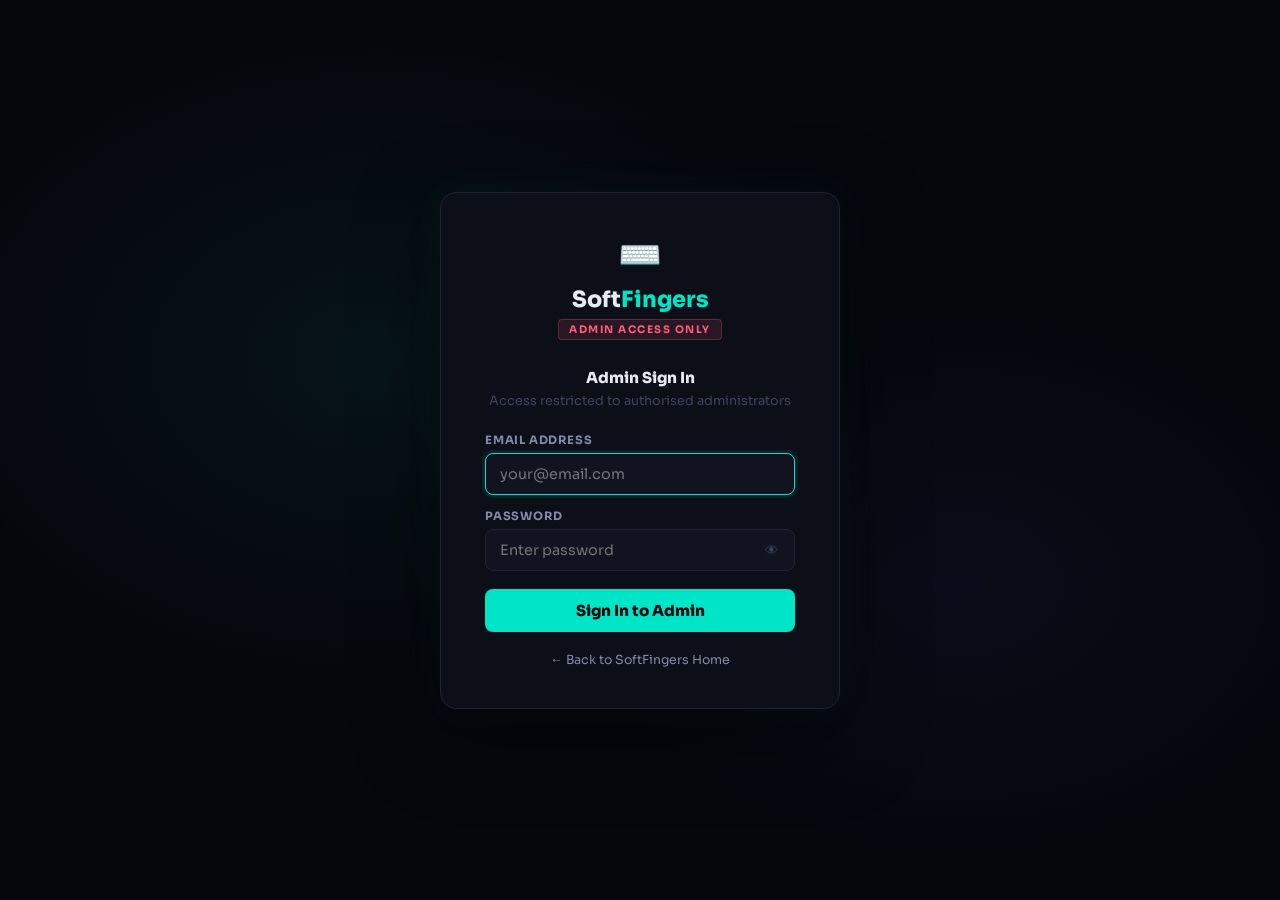
<file: admin.html>
<!DOCTYPE html>
<html lang="en">
<head>
<meta charset="UTF-8">
<meta name="viewport" content="width=device-width, initial-scale=1.0">
<title>SoftFingers — Admin Panel</title>
<link rel="icon" type="image/png" href="/favicon-96x96.png" sizes="96x96" />
<link rel="icon" type="image/svg+xml" href="/favicon.svg" />
<link rel="shortcut icon" href="/favicon.ico" />
<link rel="apple-touch-icon" sizes="180x180" href="/apple-touch-icon.png" />
<link rel="manifest" href="/site.webmanifest" />
<link rel="preconnect" href="https://fonts.googleapis.com">
<link href="https://fonts.googleapis.com/css2?family=JetBrains+Mono:wght@400;700&family=Sora:wght@400;600;700;800&display=swap" rel="stylesheet">
<style>
*, *::before, *::after { box-sizing: border-box; margin: 0; padding: 0; }
:root {
  --bg:      #06070d;
  --bg2:     #0c0e18;
  --bg3:     #111320;
  --bg4:     #181b2a;
  --border:  #1e2235;
  --text:    #e8eaf2;
  --text2:   #848aaa;
  --text3:   #3d4460;
  --accent:  #00e5c8;
  --accent2: #ff9f43;
  --accent3: #6c63ff;
  --danger:  #ff5f7e;
  --success: #00d68f;
  --warn:    #ffd166;
  --font-ui: 'Sora', sans-serif;
  --font-mono:'JetBrains Mono', monospace;
  --radius:  10px;
  --radius-sm:6px;
}
[data-theme="light"] {
  --bg:#f4f5fb; --bg2:#ffffff; --bg3:#eceef8; --bg4:#e2e5f5; --border:#d0d4e8;
  --text:#1a1d2e; --text2:#4a5068; --text3:#9098b8;
  --accent:#00b3a0; --accent2:#e07800; --accent3:#5048cc;
}
[data-theme="ocean"] {
  --bg:#020d1a; --bg2:#041428; --bg3:#071e38; --bg4:#0a274a; --border:#0f3560;
  --text:#c8e6ff; --text2:#6ea8d8; --text3:#2e6090;
  --accent:#00cfff; --accent2:#ff7e00; --accent3:#7c3aed;
}
[data-theme="ember"] {
  --bg:#0f0806; --bg2:#1a0f0a; --bg3:#251510; --bg4:#301c15; --border:#3d2218;
  --text:#f5e8d8; --text2:#b8907a; --text3:#6b4535;
  --accent:#ff6b35; --accent2:#ffd166; --accent3:#c77dff;
}
[data-theme="forest"] {
  --bg:#050d08; --bg2:#0b1810; --bg3:#112218; --bg4:#172e1f; --border:#1a3825;
  --text:#d8f0e0; --text2:#7aab88; --text3:#3a6645;
  --accent:#39d96a; --accent2:#ffd166; --accent3:#6c63ff;
}

/* ── Theme Switcher ── */
.theme-switcher { position: relative; display: flex; align-items: center; }
.theme-switcher-btn {
  display: flex; align-items: center; gap: 6px;
  padding: 5px 10px;
  border-radius: var(--radius-sm);
  border: 1px solid var(--border);
  background: var(--bg3);
  color: var(--text2);
  font-family: var(--font-ui);
  font-size: .75rem; font-weight: 700;
  cursor: pointer; transition: all .2s; white-space: nowrap;
}
.theme-switcher-btn:hover { border-color: var(--accent); color: var(--accent); }
.theme-dot { width: 9px; height: 9px; border-radius: 50%; background: var(--accent); transition: background .3s; }
.theme-dropdown {
  position: absolute; top: calc(100% + 8px); right: 0;
  background: var(--bg2); border: 1px solid var(--border);
  border-radius: var(--radius); padding: 6px;
  display: none; flex-direction: column; gap: 3px;
  min-width: 140px;
  box-shadow: 0 12px 32px rgba(0,0,0,.5);
  z-index: 9999;
}
.theme-dropdown.open { display: flex; }
.theme-opt {
  display: flex; align-items: center; gap: 9px;
  padding: 7px 9px; border-radius: var(--radius-sm);
  cursor: pointer; font-size: .79rem; font-weight: 600;
  color: var(--text2); transition: all .15s;
  border: 1px solid transparent;
}
.theme-opt:hover { background: var(--bg3); color: var(--text); }
.theme-opt.active { background: rgba(0,229,200,.08); border-color: rgba(0,229,200,.2); color: var(--accent); }
.theme-opt-swatch { width: 18px; height: 18px; border-radius: 50%; flex-shrink: 0; border: 2px solid rgba(255,255,255,.12); }
body { font-family: var(--font-ui); background: var(--bg); color: var(--text); min-height: 100vh; }

/* ── LAYOUT ── */
#admin-app { display: flex; min-height: 100vh; }

/* ── SIDEBAR ── */
#admin-sidebar {
  width: 240px;
  background: var(--bg2);
  border-right: 1px solid var(--border);
  display: flex;
  flex-direction: column;
  position: fixed;
  top: 0; left: 0; bottom: 0;
  z-index: 100;
  overflow: hidden;
}
.admin-logo {
  padding: 20px 18px;
  border-bottom: 1px solid var(--border);
  display: flex;
  align-items: center;
  gap: 10px;
}
.admin-logo-icon { font-size: 1.4rem; }
.admin-logo-text { font-size: .95rem; font-weight: 800; color: var(--text); }
.admin-logo-text span { color: var(--accent); }
.admin-logo-badge {
  margin-left: auto;
  font-size: .6rem;
  font-weight: 700;
  background: rgba(255,95,126,.15);
  border: 1px solid rgba(255,95,126,.3);
  color: var(--danger);
  padding: 2px 7px;
  border-radius: 4px;
  letter-spacing: .5px;
}
.admin-nav { flex: 1; padding: 12px 10px; overflow-y: auto; }
.nav-section-label {
  font-size: .63rem;
  font-weight: 700;
  letter-spacing: 1.5px;
  text-transform: uppercase;
  color: var(--text3);
  padding: 10px 8px 6px;
}
.admin-nav-btn {
  display: flex;
  align-items: center;
  gap: 10px;
  width: 100%;
  padding: 9px 10px;
  border: none;
  border-radius: var(--radius-sm);
  background: none;
  color: var(--text2);
  font-family: var(--font-ui);
  font-size: .83rem;
  font-weight: 600;
  cursor: pointer;
  text-align: left;
  transition: all .15s;
  margin-bottom: 2px;
}
.admin-nav-btn:hover { background: var(--bg3); color: var(--text); }
.admin-nav-btn.active { background: rgba(0,229,200,.1); color: var(--accent); border-left: 3px solid var(--accent); }
.admin-nav-btn .nav-icon { font-size: 1rem; width: 20px; text-align: center; }
.admin-nav-btn .nav-badge {
  margin-left: auto;
  font-size: .65rem;
  background: var(--bg4);
  color: var(--text3);
  padding: 1px 7px;
  border-radius: 10px;
  font-family: var(--font-mono);
}
.admin-nav-btn.active .nav-badge { background: rgba(0,229,200,.15); color: var(--accent); }

.admin-sidebar-footer {
  padding: 14px 12px;
  border-top: 1px solid var(--border);
  font-size: .75rem;
  color: var(--text3);
  display: flex;
  align-items: center;
  justify-content: space-between;
}
.admin-sidebar-footer a { color: var(--text3); text-decoration: none; transition: color .2s; }
.admin-sidebar-footer a:hover { color: var(--accent); }

/* ── MAIN CONTENT ── */
#admin-main {
  margin-left: 240px;
  flex: 1;
  display: flex;
  flex-direction: column;
  min-height: 100vh;
}
#admin-topbar {
  height: 56px;
  background: var(--bg2);
  border-bottom: 1px solid var(--border);
  display: flex;
  align-items: center;
  padding: 0 24px;
  gap: 16px;
  position: sticky;
  top: 0;
  z-index: 50;
}
.topbar-title { font-size: .95rem; font-weight: 800; color: var(--text); flex: 1; }
.topbar-search {
  display: flex;
  align-items: center;
  gap: 8px;
  background: var(--bg3);
  border: 1px solid var(--border);
  border-radius: var(--radius-sm);
  padding: 6px 12px;
  flex: 1;
  max-width: 280px;
}
.topbar-search input {
  background: none;
  border: none;
  color: var(--text);
  font-family: var(--font-ui);
  font-size: .82rem;
  outline: none;
  flex: 1;
}
.topbar-search input::placeholder { color: var(--text3); }
.topbar-btn {
  display: flex;
  align-items: center;
  gap: 6px;
  padding: 6px 14px;
  border-radius: var(--radius-sm);
  border: 1px solid var(--border);
  background: var(--bg3);
  color: var(--text2);
  font-family: var(--font-ui);
  font-size: .8rem;
  font-weight: 600;
  cursor: pointer;
  transition: all .15s;
  white-space: nowrap;
}
.topbar-btn:hover { border-color: var(--accent); color: var(--accent); }
.topbar-btn.primary { background: var(--accent); border-color: var(--accent); color: #07080e; }
.topbar-btn.primary:hover { background: #00ffdf; box-shadow: 0 0 16px rgba(0,229,200,.3); }

/* ── PAGE PANELS ── */
.admin-page { display: none; padding: 24px; }
.admin-page.active { display: block; }

/* ── KPI CARDS ── */
.kpi-grid {
  display: grid;
  grid-template-columns: repeat(auto-fill, minmax(180px, 1fr));
  gap: 14px;
  margin-bottom: 24px;
}
.kpi-card {
  background: var(--bg2);
  border: 1px solid var(--border);
  border-radius: var(--radius);
  padding: 16px 18px;
  position: relative;
  overflow: hidden;
}
.kpi-card::after {
  content: '';
  position: absolute;
  top: 0; left: 0; right: 0;
  height: 2px;
}
.kpi-card.c-green::after  { background: linear-gradient(90deg,#00e5c8,#00d68f); }
.kpi-card.c-amber::after  { background: linear-gradient(90deg,#ff9f43,#ffd166); }
.kpi-card.c-purple::after { background: linear-gradient(90deg,#6c63ff,#c77dff); }
.kpi-card.c-red::after    { background: linear-gradient(90deg,#ff5f7e,#ff9f43); }
.kpi-card.c-blue::after   { background: linear-gradient(90deg,#00cfff,#6c63ff); }
.kpi-icon { font-size: 1.5rem; margin-bottom: 8px; }
.kpi-val  { font-family: var(--font-mono); font-size: 1.7rem; font-weight: 700; color: var(--text); line-height: 1; }
.kpi-lbl  { font-size: .72rem; color: var(--text3); margin-top: 5px; text-transform: uppercase; letter-spacing: 1px; }
.kpi-delta { font-size: .72rem; margin-top: 6px; }
.kpi-delta.up   { color: var(--success); }
.kpi-delta.down { color: var(--danger); }

/* ── CARDS / TABLES ── */
.admin-card {
  background: var(--bg2);
  border: 1px solid var(--border);
  border-radius: var(--radius);
  margin-bottom: 20px;
  overflow: hidden;
}
.admin-card-header {
  padding: 14px 18px;
  border-bottom: 1px solid var(--border);
  display: flex;
  align-items: center;
  gap: 10px;
}
.admin-card-title { font-size: .88rem; font-weight: 800; color: var(--text); flex: 1; }
.admin-card-body  { padding: 0; }

table.admin-table {
  width: 100%;
  border-collapse: collapse;
  font-size: .82rem;
}
.admin-table th {
  text-align: left;
  padding: 10px 16px;
  font-size: .67rem;
  font-weight: 700;
  letter-spacing: 1px;
  text-transform: uppercase;
  color: var(--text3);
  background: var(--bg3);
  border-bottom: 1px solid var(--border);
}
.admin-table td {
  padding: 11px 16px;
  border-bottom: 1px solid var(--border);
  color: var(--text2);
  vertical-align: middle;
}
.admin-table tr:last-child td { border-bottom: none; }
.admin-table tr:hover td { background: var(--bg3); }
.admin-table .mono { font-family: var(--font-mono); color: var(--accent); font-weight: 700; }
.admin-table .user-cell { display: flex; align-items: center; gap: 10px; }
.admin-table .u-avatar {
  width: 28px; height: 28px; border-radius: 50%;
  background: var(--bg4);
  border: 1px solid var(--border);
  display: flex; align-items: center; justify-content: center;
  font-size: .72rem; font-weight: 700; color: var(--accent);
  flex-shrink: 0;
}
.admin-table .u-name { font-weight: 700; color: var(--text); }
.admin-table .u-email { font-size: .72rem; color: var(--text3); }

/* Status badges */
.badge {
  display: inline-block;
  font-size: .65rem;
  font-weight: 700;
  padding: 2px 8px;
  border-radius: 4px;
  letter-spacing: .5px;
  text-transform: uppercase;
}
.badge.active  { background: rgba(0,214,143,.12); color: var(--success); border: 1px solid rgba(0,214,143,.25); }
.badge.inactive{ background: rgba(255,95,126,.1);  color: var(--danger);  border: 1px solid rgba(255,95,126,.2); }
.badge.guest   { background: rgba(132,138,170,.1); color: var(--text3);   border: 1px solid var(--border); }
.badge.live    { background: rgba(255,95,126,.15); color: var(--danger);  border: 1px solid rgba(255,95,126,.3); animation: pulse .8s ease-in-out infinite alternate; }
.badge.waiting { background: rgba(255,209,102,.1); color: var(--warn);    border: 1px solid rgba(255,209,102,.2); }
.badge.ended   { background: rgba(0,214,143,.08);  color: var(--success); border: 1px solid rgba(0,214,143,.2); }
@keyframes pulse { from{opacity:1} to{opacity:.6} }

/* Action buttons */
.action-btn {
  padding: 4px 10px;
  border-radius: 4px;
  border: 1px solid var(--border);
  background: var(--bg3);
  color: var(--text2);
  font-family: var(--font-ui);
  font-size: .72rem;
  font-weight: 600;
  cursor: pointer;
  transition: all .15s;
  margin-right: 4px;
}
.action-btn:hover     { border-color: var(--accent); color: var(--accent); }
.action-btn.danger:hover { border-color: var(--danger); color: var(--danger); }
.action-btn.success:hover { border-color: var(--success); color: var(--success); }

/* ── FORMS ── */
.form-row { display: grid; grid-template-columns: 1fr 1fr; gap: 14px; margin-bottom: 14px; }
.form-group { display: flex; flex-direction: column; gap: 5px; }
.form-label { font-size: .75rem; font-weight: 700; color: var(--text2); text-transform: uppercase; letter-spacing: .8px; }
.form-input, .form-select, .form-textarea {
  background: var(--bg3);
  border: 1px solid var(--border);
  border-radius: var(--radius-sm);
  color: var(--text);
  font-family: var(--font-ui);
  font-size: .85rem;
  padding: 9px 12px;
  outline: none;
  transition: border-color .2s;
  width: 100%;
}
.form-input:focus, .form-select:focus, .form-textarea:focus { border-color: var(--accent); }
.form-textarea { min-height: 90px; resize: vertical; }
.form-select option { background: var(--bg3); }

/* ── STATS CHARTS (CSS only) ── */
.bar-chart { display: flex; align-items: flex-end; gap: 8px; height: 100px; padding: 0 4px; }
.bar-wrap { flex: 1; display: flex; flex-direction: column; align-items: center; gap: 4px; }
.bar-fill {
  width: 100%;
  border-radius: 3px 3px 0 0;
  background: linear-gradient(180deg, var(--accent), rgba(0,229,200,.4));
  animation: growUp .8s ease forwards;
  transform-origin: bottom;
}
@keyframes growUp { from{transform:scaleY(0)} to{transform:scaleY(1)} }
.bar-lbl { font-size: .62rem; color: var(--text3); font-family: var(--font-mono); }

/* ── MODALS ── */
.modal-backdrop {
  position: fixed; inset: 0;
  background: rgba(0,0,0,.7);
  backdrop-filter: blur(4px);
  z-index: 200;
  display: none;
  align-items: center;
  justify-content: center;
}
.modal-backdrop.show { display: flex; }
.modal-box {
  background: var(--bg2);
  border: 1px solid var(--border);
  border-radius: var(--radius);
  padding: 24px;
  width: 90%;
  max-width: 480px;
  max-height: 90vh;
  overflow-y: auto;
}
.modal-title { font-size: 1rem; font-weight: 800; margin-bottom: 18px; color: var(--text); }
.modal-actions { display: flex; gap: 10px; margin-top: 20px; justify-content: flex-end; }

/* ── TOAST ── */
#admin-toasts { position: fixed; bottom: 20px; right: 20px; z-index: 999; display: flex; flex-direction: column; gap: 8px; }
.admin-toast {
  background: var(--bg2);
  border: 1px solid var(--border);
  border-left: 3px solid var(--accent);
  border-radius: var(--radius-sm);
  padding: 10px 16px;
  font-size: .82rem;
  color: var(--text);
  max-width: 320px;
  box-shadow: 0 8px 24px rgba(0,0,0,.4);
  transform: translateX(100%);
  opacity: 0;
  transition: all .3s;
}
.admin-toast.show { transform: none; opacity: 1; }
.admin-toast.error  { border-left-color: var(--danger); }
.admin-toast.success{ border-left-color: var(--success); }

/* ── TOGGLE ── */
.switch { position: relative; display: inline-block; width: 38px; height: 22px; }
.switch input { opacity: 0; width: 0; height: 0; }
.sw-sl { position: absolute; cursor: pointer; inset: 0; background: var(--bg4); border-radius: 22px; transition: .3s; border: 1px solid var(--border); }
.sw-sl::before { content: ''; position: absolute; width: 16px; height: 16px; left: 2px; bottom: 2px; background: var(--text3); border-radius: 50%; transition: .3s; }
input:checked + .sw-sl { background: rgba(0,229,200,.2); border-color: var(--accent); }
input:checked + .sw-sl::before { background: var(--accent); transform: translateX(16px); }

/* ── RESPONSIVE ── */
@media(max-width:768px) {
  #admin-sidebar { transform: translateX(-100%); transition: transform .3s; }
  #admin-sidebar.open { transform: none; }
  #admin-main { margin-left: 0; }
  .kpi-grid { grid-template-columns: 1fr 1fr; }
  .form-row { grid-template-columns: 1fr; }
}

/* ── Admin Login Screen ── */
#admin-login-screen {
  position: fixed;
  inset: 0;
  background: var(--bg);
  z-index: 99999;
  display: flex;
  align-items: center;
  justify-content: center;
  flex-direction: column;
  gap: 0;
}
#admin-login-screen::before {
  content: '';
  position: absolute;
  inset: 0;
  background:
    radial-gradient(ellipse 60% 60% at 30% 40%, rgba(0,229,200,.06) 0%, transparent 60%),
    radial-gradient(ellipse 50% 50% at 75% 65%, rgba(108,99,255,.05) 0%, transparent 60%);
  pointer-events: none;
}
.login-box {
  background: var(--bg2);
  border: 1px solid var(--border);
  border-radius: 16px;
  padding: 40px 44px;
  width: 100%;
  max-width: 400px;
  position: relative;
  z-index: 1;
  box-shadow: 0 24px 80px rgba(0,0,0,.5), 0 0 40px rgba(0,229,200,.06);
}
.login-logo {
  text-align: center;
  margin-bottom: 28px;
}
.login-logo-icon {
  font-size: 2.2rem;
  display: block;
  margin-bottom: 8px;
}
.login-logo-name {
  font-size: 1.4rem;
  font-weight: 800;
  color: var(--text);
}
.login-logo-name span { color: var(--accent); }
.login-logo-badge {
  display: inline-block;
  margin-top: 6px;
  font-size: .65rem;
  font-weight: 700;
  letter-spacing: 1.5px;
  text-transform: uppercase;
  background: rgba(255,95,126,.12);
  border: 1px solid rgba(255,95,126,.25);
  color: var(--danger);
  padding: 3px 10px;
  border-radius: 4px;
}
.login-title {
  font-size: .95rem;
  font-weight: 800;
  color: var(--text);
  margin-bottom: 6px;
  text-align: center;
}
.login-sub {
  font-size: .8rem;
  color: var(--text3);
  text-align: center;
  margin-bottom: 24px;
}
.login-field {
  margin-bottom: 14px;
}
.login-field label {
  display: block;
  font-size: .72rem;
  font-weight: 700;
  letter-spacing: .8px;
  text-transform: uppercase;
  color: var(--text2);
  margin-bottom: 6px;
}
.login-field input {
  width: 100%;
  background: var(--bg3);
  border: 1px solid var(--border);
  border-radius: 8px;
  color: var(--text);
  font-family: var(--font-ui);
  font-size: .9rem;
  padding: 11px 14px;
  outline: none;
  transition: border-color .2s, box-shadow .2s;
}
.login-field input:focus {
  border-color: var(--accent);
  box-shadow: 0 0 0 3px rgba(0,229,200,.08);
}
.login-error {
  background: rgba(255,95,126,.08);
  border: 1px solid rgba(255,95,126,.2);
  border-radius: 8px;
  color: var(--danger);
  font-size: .8rem;
  padding: 10px 14px;
  margin-bottom: 14px;
  display: none;
  text-align: center;
}
.login-error.show { display: block; }
.login-btn {
  width: 100%;
  padding: 12px;
  border: none;
  border-radius: 8px;
  background: var(--accent);
  color: #07080e;
  font-family: var(--font-ui);
  font-size: .95rem;
  font-weight: 800;
  cursor: pointer;
  transition: all .2s;
  margin-top: 4px;
}
.login-btn:hover { background: #00ffdf; box-shadow: 0 0 20px rgba(0,229,200,.3); }
.login-btn:disabled { opacity: .6; cursor: not-allowed; }
.login-attempts {
  text-align: center;
  margin-top: 14px;
  font-size: .72rem;
  color: var(--text3);
}
.login-locked {
  text-align: center;
  color: var(--danger);
  font-size: .82rem;
  margin-top: 10px;
  display: none;
}
.login-home-link {
  text-align: center;
  margin-top: 20px;
  font-size: .78rem;
  color: var(--text3);
}
.login-home-link a { color: var(--text2); text-decoration: none; transition: color .2s; }
.login-home-link a:hover { color: var(--accent); }
/* Password toggle */
.pw-wrap { position: relative; }
.pw-toggle {
  position: absolute;
  right: 12px; top: 50%;
  transform: translateY(-50%);
  background: none;
  border: none;
  color: var(--text3);
  cursor: pointer;
  font-size: .85rem;
  padding: 2px 4px;
  transition: color .2s;
}
.pw-toggle:hover { color: var(--accent); }
</style>
</head>
<body>

<!-- ══════════════════════════════════════
     LOGIN SCREEN — shown before admin app
     ══════════════════════════════════════ -->
<div id="admin-login-screen">
  <div class="login-box">
    <div class="login-logo">
      <span class="login-logo-icon">⌨️</span>
      <div class="login-logo-name">Soft<span>Fingers</span></div>
      <span class="login-logo-badge">Admin Access Only</span>
    </div>

    <div class="login-title">Admin Sign In</div>
    <div class="login-sub">Access restricted to authorised administrators</div>

    <div class="login-error" id="login-error"></div>

    <div class="login-field">
      <label for="admin-email-inp">Email Address</label>
      <input type="email" id="admin-email-inp" placeholder="your@email.com"
        onkeydown="if(event.key==='Enter')document.getElementById('admin-pass-inp').focus()">
    </div>
    <div class="login-field">
      <label for="admin-pass-inp">Password</label>
      <div class="pw-wrap">
        <input type="password" id="admin-pass-inp" placeholder="Enter password"
          onkeydown="if(event.key==='Enter')attemptAdminLogin()">
        <button class="pw-toggle" onclick="togglePw()" tabindex="-1" title="Show/hide">👁</button>
      </div>
    </div>

    <div class="login-attempts" id="login-attempts"></div>
    <div class="login-locked" id="login-locked">
      🔒 Too many failed attempts. Try again in <span id="lockout-timer">30</span>s
    </div>

    <button class="login-btn" id="login-submit-btn" onclick="attemptAdminLogin()">
      Sign In to Admin
    </button>

    <div class="login-home-link">
      <a href="index.html">← Back to SoftFingers Home</a>
    </div>
  </div>
</div>

<div id="admin-app">

<!-- SIDEBAR -->
<aside id="admin-sidebar">
  <div class="admin-logo">
    <span class="admin-logo-icon">⌨️</span>
    <span class="admin-logo-text">Soft<span>Fingers</span></span>
    <span class="admin-logo-badge">ADMIN</span>
  </div>
  <nav class="admin-nav">
    <div class="nav-section-label">Overview</div>
    <button class="admin-nav-btn active" onclick="showPage('dashboard',this)">
      <span class="nav-icon">📊</span> Dashboard
    </button>
    <button class="admin-nav-btn" onclick="showPage('analytics',this)">
      <span class="nav-icon">📈</span> Analytics
    </button>

    <div class="nav-section-label">Users</div>
    <button class="admin-nav-btn" onclick="showPage('users',this)">
      <span class="nav-icon">👥</span> All Users
      <span class="nav-badge" id="badge-users">0</span>
    </button>
    <button class="admin-nav-btn" onclick="showPage('leaderboard',this)">
      <span class="nav-icon">🏆</span> Leaderboard
    </button>

    <div class="nav-section-label">Content</div>
    <button class="admin-nav-btn" onclick="showPage('competitions',this)">
      <span class="nav-icon">⚔️</span> Competitions
      <span class="nav-badge" id="badge-comps">0</span>
    </button>
    <button class="admin-nav-btn" onclick="showPage('lessons-mgmt',this)">
      <span class="nav-icon">📚</span> Lessons
    </button>
    <button class="admin-nav-btn" onclick="showPage('achievements-mgmt',this)">
      <span class="nav-icon">🏅</span> Achievements
    </button>

    <div class="nav-section-label">System</div>
    <button class="admin-nav-btn" onclick="showPage('settings-admin',this)">
      <span class="nav-icon">⚙️</span> App Settings
    </button>
    <button class="admin-nav-btn" onclick="showPage('data-mgmt',this)">
      <span class="nav-icon">🗄️</span> Data Management
    </button>
  </nav>
  <div class="admin-sidebar-footer">
    <span>SoftFingers Admin v1.0</span>
    <a href="index.html">← Home</a>
  </div>
</aside>

<!-- MAIN -->
<div id="admin-main">

  <!-- TOPBAR -->
  <div id="admin-topbar">
    <div class="topbar-title" id="topbar-title">Dashboard</div>
    <div class="topbar-search">
      <span style="color:var(--text3);font-size:.85rem">🔍</span>
      <input type="text" placeholder="Search users, stats..." id="global-search" oninput="handleSearch(this.value)">
    </div>
    <button class="topbar-btn" onclick="refreshData()">↺ Refresh</button>
    <div class="theme-switcher" id="admin-theme-sw">
      <button class="theme-switcher-btn" onclick="toggleAdminTheme()" title="Change theme">
        <div class="theme-dot" id="admin-theme-dot"></div>
        <span id="admin-theme-label">Dark</span> ▾
      </button>
      <div class="theme-dropdown" id="admin-theme-dd">
        <div class="theme-opt active" data-theme="dark"   onclick="setAdminTheme('dark')">  <div class="theme-opt-swatch" style="background:linear-gradient(135deg,#08090f,#00e5c8)"></div> Dark</div>
        <div class="theme-opt"        data-theme="light"  onclick="setAdminTheme('light')"> <div class="theme-opt-swatch" style="background:linear-gradient(135deg,#f4f5fb,#00b3a0)"></div> Light</div>
        <div class="theme-opt"        data-theme="ocean"  onclick="setAdminTheme('ocean')"> <div class="theme-opt-swatch" style="background:linear-gradient(135deg,#020d1a,#00cfff)"></div> Ocean</div>
        <div class="theme-opt"        data-theme="ember"  onclick="setAdminTheme('ember')"> <div class="theme-opt-swatch" style="background:linear-gradient(135deg,#0f0806,#ff6b35)"></div> Ember</div>
        <div class="theme-opt"        data-theme="forest" onclick="setAdminTheme('forest')"><div class="theme-opt-swatch" style="background:linear-gradient(135deg,#050d08,#39d96a)"></div> Forest</div>
      </div>
    </div>
    <button class="topbar-btn primary" onclick="exportAll()">📤 Export</button>
    <a href="SoftFingers.html" class="topbar-btn" style="text-decoration:none">⌨️ Open App</a>
  </div>

  <!-- ═══════════════ DASHBOARD ═══════════════ -->
  <div class="admin-page active" id="page-dashboard">
    <div class="kpi-grid" id="kpi-grid"></div>

    <div style="display:grid;grid-template-columns:1fr 1fr;gap:20px">
      <!-- Recent Tests Activity -->
      <div class="admin-card">
        <div class="admin-card-header">
          <span class="admin-card-title">📊 Tests This Week</span>
        </div>
        <div class="admin-card-body" style="padding:16px 18px">
          <div class="bar-chart" id="activity-chart"></div>
          <div style="display:flex;justify-content:space-between;margin-top:10px;font-size:.7rem;color:var(--text3);padding:0 4px">
            <span>Mon</span><span>Tue</span><span>Wed</span><span>Thu</span><span>Fri</span><span>Sat</span><span>Sun</span>
          </div>
        </div>
      </div>

      <!-- Top Typists Today -->
      <div class="admin-card">
        <div class="admin-card-header">
          <span class="admin-card-title">⚡ Top Typists Today</span>
        </div>
        <div class="admin-card-body">
          <table class="admin-table" id="top-today-table">
            <thead><tr><th>#</th><th>User</th><th>WPM</th><th>Acc</th></tr></thead>
            <tbody></tbody>
          </table>
        </div>
      </div>
    </div>

    <!-- Recent Registrations -->
    <div class="admin-card" style="margin-top:0">
      <div class="admin-card-header">
        <span class="admin-card-title">🆕 Recent User Activity</span>
        <button class="topbar-btn" onclick="showPage('users',document.querySelector('[onclick*=\"users\"]'))">View All</button>
      </div>
      <div class="admin-card-body">
        <table class="admin-table" id="recent-users-table">
          <thead><tr><th>User</th><th>Tests</th><th>Best WPM</th><th>Accuracy</th><th>Streak</th><th>Status</th></tr></thead>
          <tbody></tbody>
        </table>
      </div>
    </div>
  </div>

  <!-- ═══════════════ ANALYTICS ═══════════════ -->
  <div class="admin-page" id="page-analytics">
    <div class="kpi-grid">
      <div class="kpi-card c-green">
        <div class="kpi-icon">⌨️</div>
        <div class="kpi-val" id="a-total-tests">0</div>
        <div class="kpi-lbl">Total Tests Run</div>
      </div>
      <div class="kpi-card c-amber">
        <div class="kpi-icon">⏱</div>
        <div class="kpi-val" id="a-total-time">0h</div>
        <div class="kpi-lbl">Total Time Typed</div>
      </div>
      <div class="kpi-card c-purple">
        <div class="kpi-icon">📊</div>
        <div class="kpi-val" id="a-avg-wpm">0</div>
        <div class="kpi-lbl">Avg WPM (All Users)</div>
      </div>
      <div class="kpi-card c-blue">
        <div class="kpi-icon">🎯</div>
        <div class="kpi-val" id="a-avg-acc">0%</div>
        <div class="kpi-lbl">Avg Accuracy</div>
      </div>
    </div>

    <div style="display:grid;grid-template-columns:1fr 1fr;gap:20px">
      <div class="admin-card">
        <div class="admin-card-header"><span class="admin-card-title">📋 Mode Distribution</span></div>
        <div class="admin-card-body" style="padding:18px">
          <div id="mode-dist"></div>
        </div>
      </div>
      <div class="admin-card">
        <div class="admin-card-header"><span class="admin-card-title">⚡ Difficulty Distribution</span></div>
        <div class="admin-card-body" style="padding:18px">
          <div id="diff-dist"></div>
        </div>
      </div>
    </div>

    <div class="admin-card">
      <div class="admin-card-header"><span class="admin-card-title">🏆 Achievement Unlock Rates</span></div>
      <div class="admin-card-body" style="padding:18px">
        <div id="ach-stats"></div>
      </div>
    </div>
  </div>

  <!-- ═══════════════ USERS ═══════════════ -->
  <div class="admin-page" id="page-users">
    <div style="display:flex;align-items:center;gap:10px;margin-bottom:16px">
      <select class="form-select" style="width:auto" id="user-filter" onchange="renderUsersTable()">
        <option value="all">All Users</option>
        <option value="registered">Registered</option>
        <option value="guest">Guest Only</option>
        <option value="active">Active (7 days)</option>
      </select>
      <select class="form-select" style="width:auto" id="user-sort" onchange="renderUsersTable()">
        <option value="wpm">Sort: Best WPM</option>
        <option value="tests">Sort: Most Tests</option>
        <option value="acc">Sort: Best Accuracy</option>
        <option value="streak">Sort: Streak</option>
      </select>
      <span id="user-count-label" style="font-size:.8rem;color:var(--text3);margin-left:6px"></span>
    </div>
    <div class="admin-card">
      <div class="admin-card-header">
        <span class="admin-card-title">👥 All Users</span>
        <button class="topbar-btn primary" onclick="openAddUser()">+ Add User</button>
      </div>
      <div class="admin-card-body">
        <table class="admin-table" id="users-table">
          <thead><tr><th>User</th><th>Tests</th><th>Best WPM</th><th>Accuracy</th><th>Streak</th><th>Lessons</th><th>Points</th><th>Status</th><th>Actions</th></tr></thead>
          <tbody></tbody>
        </table>
      </div>
    </div>
  </div>

  <!-- ═══════════════ LEADERBOARD ═══════════════ -->
  <div class="admin-page" id="page-leaderboard">
    <div style="display:flex;align-items:center;gap:10px;margin-bottom:16px">
      <select class="form-select" style="width:auto" id="lb-diff-filter" onchange="renderLeaderboardTable()">
        <option value="all">All Levels</option>
        <option value="beginner">Beginner</option>
        <option value="intermediate">Intermediate</option>
        <option value="advanced">Advanced</option>
      </select>
      <select class="form-select" style="width:auto" id="lb-mode-filter" onchange="renderLeaderboardTable()">
        <option value="all">All Modes</option>
        <option value="words">Words</option>
        <option value="quotes">Quotes</option>
        <option value="stories">Stories</option>
      </select>
      <button class="topbar-btn danger" onclick="if(confirm('Clear leaderboard?')){clearLeaderboard()}">🗑 Clear</button>
    </div>
    <div class="admin-card">
      <div class="admin-card-header"><span class="admin-card-title">🏆 Global Leaderboard</span></div>
      <div class="admin-card-body">
        <table class="admin-table" id="lb-table">
          <thead><tr><th>#</th><th>User</th><th>WPM</th><th>Accuracy</th><th>Date</th><th>Mode</th><th>Level</th><th>Actions</th></tr></thead>
          <tbody></tbody>
        </table>
      </div>
    </div>
  </div>

  <!-- ═══════════════ COMPETITIONS ═══════════════ -->
  <div class="admin-page" id="page-competitions">
    <div style="display:flex;align-items:center;gap:10px;margin-bottom:16px">
      <button class="topbar-btn primary" onclick="openCreateComp()">+ Create Competition</button>
      <button class="topbar-btn" onclick="if(confirm('Delete all ended competitions?')){cleanupComps()}">🗑 Cleanup Ended</button>
    </div>
    <div class="admin-card">
      <div class="admin-card-header"><span class="admin-card-title">⚔️ All Competitions</span></div>
      <div class="admin-card-body">
        <table class="admin-table" id="comp-table">
          <thead><tr><th>Name</th><th>Creator</th><th>Players</th><th>Diff</th><th>Duration</th><th>Status</th><th>Created</th><th>Actions</th></tr></thead>
          <tbody></tbody>
        </table>
      </div>
    </div>
  </div>

  <!-- ═══════════════ LESSONS MGMT ═══════════════ -->
  <div class="admin-page" id="page-lessons-mgmt">
    <div class="kpi-grid">
      <div class="kpi-card c-green"><div class="kpi-icon">📚</div><div class="kpi-val" id="lm-total">36</div><div class="kpi-lbl">Total Lessons</div></div>
      <div class="kpi-card c-amber"><div class="kpi-icon">✅</div><div class="kpi-val" id="lm-completed">0</div><div class="kpi-lbl">Completions</div></div>
      <div class="kpi-card c-purple"><div class="kpi-icon">🎧</div><div class="kpi-val">2</div><div class="kpi-lbl">Audio Lessons</div></div>
      <div class="kpi-card c-blue"><div class="kpi-icon">🎮</div><div class="kpi-val">4</div><div class="kpi-lbl">Mini Games</div></div>
    </div>
    <div class="admin-card">
      <div class="admin-card-header"><span class="admin-card-title">📚 Lesson Catalogue</span></div>
      <div class="admin-card-body">
        <table class="admin-table" id="lessons-table">
          <thead><tr><th>#</th><th>Lesson Name</th><th>Level</th><th>Type</th><th>Exercises</th><th>Target WPM</th><th>Completions</th><th>Status</th></tr></thead>
          <tbody id="lessons-tbody"></tbody>
        </table>
      </div>
    </div>
  </div>

  <!-- ═══════════════ ACHIEVEMENTS ═══════════════ -->
  <div class="admin-page" id="page-achievements-mgmt">
    <div class="admin-card">
      <div class="admin-card-header"><span class="admin-card-title">🏅 All Achievements</span></div>
      <div class="admin-card-body">
        <table class="admin-table" id="ach-table">
          <thead><tr><th>Icon</th><th>Name</th><th>Description</th><th>Points</th><th>Unlocked By</th><th>Status</th></tr></thead>
          <tbody id="ach-tbody"></tbody>
        </table>
      </div>
    </div>
  </div>

  <!-- ═══════════════ APP SETTINGS ═══════════════ -->
  <div class="admin-page" id="page-settings-admin">
    <div style="display:grid;grid-template-columns:1fr 1fr;gap:20px">
      <div class="admin-card">
        <div class="admin-card-header"><span class="admin-card-title">🔧 General Settings</span></div>
        <div class="admin-card-body" style="padding:18px">
          <div class="form-group" style="margin-bottom:14px">
            <label class="form-label">App Name</label>
            <input class="form-input" value="SoftFingers" id="s-appname">
          </div>
          <div class="form-group" style="margin-bottom:14px">
            <label class="form-label">Default Theme</label>
            <select class="form-select" id="s-theme">
              <option value="dark">Dark (Default)</option>
              <option value="light">Light</option>
              <option value="ocean">Ocean</option>
              <option value="ember">Ember</option>
              <option value="forest">Forest</option>
            </select>
          </div>
          <div class="form-group" style="margin-bottom:14px">
            <label class="form-label">Default Test Duration</label>
            <select class="form-select" id="s-duration">
              <option value="30">30 seconds</option>
              <option value="60" selected>1 minute</option>
              <option value="120">2 minutes</option>
            </select>
          </div>
          <div class="form-group" style="margin-bottom:14px">
            <label class="form-label">Default Difficulty</label>
            <select class="form-select" id="s-diff">
              <option value="beginner" selected>Beginner</option>
              <option value="intermediate">Intermediate</option>
              <option value="advanced">Advanced</option>
            </select>
          </div>
          <div style="display:flex;align-items:center;justify-content:space-between;margin-bottom:14px">
            <span style="font-size:.85rem;color:var(--text2);font-weight:600">Allow Guest Mode</span>
            <label class="switch"><input type="checkbox" checked id="s-guest"><span class="sw-sl"></span></label>
          </div>
          <div style="display:flex;align-items:center;justify-content:space-between;margin-bottom:14px">
            <span style="font-size:.85rem;color:var(--text2);font-weight:600">Show Leaderboard</span>
            <label class="switch"><input type="checkbox" checked id="s-lb"><span class="sw-sl"></span></label>
          </div>
          <div style="display:flex;align-items:center;justify-content:space-between;margin-bottom:20px">
            <span style="font-size:.85rem;color:var(--text2);font-weight:600">Countdown on Start</span>
            <label class="switch"><input type="checkbox" checked id="s-countdown"><span class="sw-sl"></span></label>
          </div>
          <button class="topbar-btn primary" style="width:100%;justify-content:center" onclick="saveAppSettings()">💾 Save Settings</button>
        </div>
      </div>
      <div>
        <div class="admin-card">
          <div class="admin-card-header"><span class="admin-card-title">📣 Announcement Banner</span></div>
          <div class="admin-card-body" style="padding:18px">
            <div class="form-group" style="margin-bottom:12px">
              <label class="form-label">Banner Message</label>
              <input class="form-input" placeholder="e.g. New lessons added! Check Intermediate →" id="s-banner-msg">
            </div>
            <div style="display:flex;align-items:center;justify-content:space-between;margin-bottom:14px">
              <span style="font-size:.85rem;color:var(--text2);font-weight:600">Show Banner</span>
              <label class="switch"><input type="checkbox" id="s-banner-on"><span class="sw-sl"></span></label>
            </div>
            <button class="topbar-btn primary" style="width:100%;justify-content:center" onclick="saveBanner()">Save Banner</button>
          </div>
        </div>
        <div class="admin-card" style="margin-top:0">
          <div class="admin-card-header"><span class="admin-card-title">🌐 Leaderboard Size</span></div>
          <div class="admin-card-body" style="padding:18px">
            <div class="form-group" style="margin-bottom:14px">
              <label class="form-label">Max Entries Displayed</label>
              <input class="form-input" type="number" value="10" id="s-lb-size" min="5" max="100">
            </div>
            <div class="form-group" style="margin-bottom:14px">
              <label class="form-label">Max Stored Records</label>
              <input class="form-input" type="number" value="100" id="s-lb-max" min="10" max="1000">
            </div>
            <button class="topbar-btn primary" style="width:100%;justify-content:center" onclick="saveLeaderboardSettings()">Save</button>
          </div>
        </div>
      </div>
    </div>
  </div>

  <!-- ═══════════════ DATA MANAGEMENT ═══════════════ -->
  <div class="admin-page" id="page-data-mgmt">
    <div style="display:grid;grid-template-columns:1fr 1fr;gap:20px">
      <div class="admin-card">
        <div class="admin-card-header"><span class="admin-card-title">📤 Export Data</span></div>
        <div class="admin-card-body" style="padding:18px;display:flex;flex-direction:column;gap:10px">
          <button class="topbar-btn" style="width:100%;justify-content:center" onclick="exportJSON('users')">Export All Users (JSON)</button>
          <button class="topbar-btn" style="width:100%;justify-content:center" onclick="exportJSON('leaderboard')">Export Leaderboard (JSON)</button>
          <button class="topbar-btn" style="width:100%;justify-content:center" onclick="exportJSON('competitions')">Export Competitions (JSON)</button>
          <button class="topbar-btn" style="width:100%;justify-content:center" onclick="exportJSON('all')">Export Everything (JSON)</button>
        </div>
      </div>
      <div class="admin-card">
        <div class="admin-card-header"><span class="admin-card-title">🗑 Data Cleanup</span></div>
        <div class="admin-card-body" style="padding:18px;display:flex;flex-direction:column;gap:10px">
          <button class="topbar-btn danger" style="width:100%;justify-content:center" onclick="if(confirm('Clear all leaderboard entries?')){clearLeaderboard()}">Clear Leaderboard</button>
          <button class="topbar-btn danger" style="width:100%;justify-content:center" onclick="if(confirm('Delete all ended competitions?')){cleanupComps()}">Delete Ended Competitions</button>
          <button class="topbar-btn danger" style="width:100%;justify-content:center" onclick="if(confirm('Reset guest stats?')){resetGuestStats()}">Reset Guest Stats</button>
          <button class="topbar-btn danger" style="width:100%;justify-content:center;border-color:var(--danger);color:var(--danger)" onclick="if(confirm('⚠️ This will delete ALL data. Are you absolutely sure?')){nukeAllData()}">⚠️ Nuke All Data</button>
        </div>
      </div>
    </div>
    <div class="admin-card">
      <div class="admin-card-header"><span class="admin-card-title">💾 Raw localStorage Inspector</span></div>
      <div class="admin-card-body" style="padding:18px">
        <div style="display:flex;gap:10px;margin-bottom:12px">
          <select class="form-select" style="width:auto" id="ls-key-select" onchange="viewLSKey(this.value)">
            <option value="">Select a key...</option>
          </select>
          <button class="topbar-btn" onclick="refreshLSKeys()">↺ Refresh</button>
        </div>
        <pre id="ls-preview" style="background:var(--bg3);padding:14px;border-radius:var(--radius-sm);font-family:var(--font-mono);font-size:.72rem;color:var(--text2);overflow-x:auto;min-height:100px;white-space:pre-wrap;word-break:break-all;border:1px solid var(--border)">Select a key to inspect...</pre>
      </div>
    </div>
  </div>

</div><!-- #admin-main -->
</div><!-- #admin-app -->

<!-- MODALS -->
<!-- Add/Edit User Modal -->
<div class="modal-backdrop" id="modal-user">
  <div class="modal-box">
    <div class="modal-title" id="modal-user-title">Add User</div>
    <div class="form-row">
      <div class="form-group"><label class="form-label">Username</label><input class="form-input" id="mu-user" placeholder="username"></div>
      <div class="form-group"><label class="form-label">Email</label><input class="form-input" id="mu-email" type="email" placeholder="email@example.com"></div>
    </div>
    <div class="form-row">
      <div class="form-group"><label class="form-label">Password</label><input class="form-input" id="mu-pass" type="password" placeholder="New password"></div>
      <div class="form-group"><label class="form-label">Best WPM Override</label><input class="form-input" id="mu-wpm" type="number" placeholder="0"></div>
    </div>
    <div class="modal-actions">
      <button class="topbar-btn" onclick="closeModal('modal-user')">Cancel</button>
      <button class="topbar-btn primary" onclick="saveUser()">Save User</button>
    </div>
  </div>
</div>

<!-- Create Competition Modal -->
<div class="modal-backdrop" id="modal-comp">
  <div class="modal-box">
    <div class="modal-title">Create Competition</div>
    <div class="form-group" style="margin-bottom:12px"><label class="form-label">Name</label><input class="form-input" id="mc-name" placeholder="e.g. Friday Speed Challenge"></div>
    <div class="form-row">
      <div class="form-group"><label class="form-label">Max Players</label>
        <select class="form-select" id="mc-max"><option value="4">4</option><option value="8" selected>8</option><option value="10">10</option><option value="20">20</option></select>
      </div>
      <div class="form-group"><label class="form-label">Difficulty</label>
        <select class="form-select" id="mc-diff"><option value="beginner">Beginner</option><option value="intermediate" selected>Intermediate</option><option value="advanced">Advanced</option></select>
      </div>
    </div>
    <div class="form-row">
      <div class="form-group"><label class="form-label">Duration</label>
        <select class="form-select" id="mc-dur"><option value="60">1 min</option><option value="120" selected>2 min</option><option value="300">5 min</option></select>
      </div>
      <div class="form-group"><label class="form-label">Status</label>
        <select class="form-select" id="mc-status"><option value="waiting" selected>Waiting</option><option value="live">Live</option></select>
      </div>
    </div>
    <div class="modal-actions">
      <button class="topbar-btn" onclick="closeModal('modal-comp')">Cancel</button>
      <button class="topbar-btn primary" onclick="adminCreateComp()">Create</button>
    </div>
  </div>
</div>

<div id="admin-toasts"></div>

<script>
// ══════════════════════════════════════════════
// ADMIN AUTHENTICATION
// ══════════════════════════════════════════════

// Authorised admin credentials
// Passwords are stored as SHA-256-like hashes (btoa of email+salt+pass)
// ── Admin Authentication ──────────────────────────────────────────────────────
// Pure in-memory flag — resets to false on every page load.
// No sessionStorage, no localStorage. Login is always required on each visit.
let _adminAuthenticated = false;
let _adminEmail = '';

const ADMIN_SALT = 'TC_ADMIN_2025';
const ADMIN_CREDENTIALS = {
  'mgodfred42@gmail.com': btoa('mgodfred42@gmail.com' + ADMIN_SALT + 'SoftFingers@admin'),
  'fullword17@gmail.com': btoa('fullword17@gmail.com' + ADMIN_SALT + 'SoftFingers@admin'),
};

let loginAttempts = 0;
const MAX_ATTEMPTS = 5;
let lockoutEnd = 0;
let lockoutInterval = null;

// Always returns false on page load since _adminAuthenticated starts false
function isAdminLoggedIn() {
  return _adminAuthenticated === true;
}

function attemptAdminLogin() {
  if (Date.now() < lockoutEnd) return;

  const email = document.getElementById('admin-email-inp').value.trim().toLowerCase();
  const pass  = document.getElementById('admin-pass-inp').value;
  const errEl = document.getElementById('login-error');
  const btn   = document.getElementById('login-submit-btn');

  errEl.classList.remove('show');

  if (!email || !pass) {
    showLoginError('Please enter your email and password.');
    return;
  }

  btn.disabled = true;
  btn.textContent = 'Verifying...';

  setTimeout(() => {
    const expectedHash = ADMIN_CREDENTIALS[email];
    const inputHash    = btoa(email + ADMIN_SALT + pass);

    if (expectedHash && inputHash === expectedHash) {
      // ✅ Correct credentials — set in-memory flag only (no storage)
      _adminAuthenticated = true;
      _adminEmail = email;
      loginAttempts = 0;

      // Animate login screen out
      const screen = document.getElementById('admin-login-screen');
      screen.style.transition = 'opacity .4s ease';
      screen.style.opacity = '0';
      setTimeout(() => {
        screen.style.display = 'none';
        document.getElementById('admin-app').style.display = '';
        const titleEl = document.getElementById('topbar-title');
        const name = email.split('@')[0];
        if (titleEl) titleEl.textContent = `Dashboard  —  ${name}`;
        initAdmin();
      }, 400);

    } else {
      // ❌ Wrong credentials
      loginAttempts++;
      btn.disabled = false;
      btn.textContent = 'Sign In to Admin';
      const remaining = MAX_ATTEMPTS - loginAttempts;

      if (loginAttempts >= MAX_ATTEMPTS) {
        lockoutEnd = Date.now() + 30000;
        btn.disabled = true;
        document.getElementById('login-locked').style.display = 'block';
        document.getElementById('login-attempts').textContent = '';
        let sec = 30;
        document.getElementById('lockout-timer').textContent = sec;
        lockoutInterval = setInterval(() => {
          sec--;
          document.getElementById('lockout-timer').textContent = sec;
          if (sec <= 0) {
            clearInterval(lockoutInterval);
            lockoutEnd = 0;
            loginAttempts = 0;
            btn.disabled = false;
            document.getElementById('login-locked').style.display = 'none';
          }
        }, 1000);
        showLoginError('Too many failed attempts. Account temporarily locked.');
      } else {
        if (!ADMIN_CREDENTIALS[email]) {
          showLoginError('Email address not recognised as an admin account.');
        } else {
          showLoginError(`Incorrect password. ${remaining} attempt${remaining===1?'':'s'} remaining.`);
        }
        document.getElementById('login-attempts').textContent = `${loginAttempts} / ${MAX_ATTEMPTS} attempts used`;
        const box = document.querySelector('.login-box');
        if(box) { box.style.animation = 'none'; void box.offsetWidth; box.style.animation = 'loginShake .4s ease'; }
      }
    }
  }, 500);
}

function showLoginError(msg) {
  const el = document.getElementById('login-error');
  if(el) { el.textContent = msg; el.classList.add('show'); }
}

function togglePw() {
  const inp = document.getElementById('admin-pass-inp');
  if(inp) inp.type = inp.type === 'password' ? 'text' : 'password';
}

function adminLogout() {
  // Clear in-memory flag and reload — login screen will show automatically
  _adminAuthenticated = false;
  _adminEmail = '';
  location.reload();
}

// Shake keyframe
const shakeStyle = document.createElement('style');
shakeStyle.textContent = `@keyframes loginShake {
  0%,100%{transform:translateX(0)}
  20%{transform:translateX(-10px)}
  40%{transform:translateX(10px)}
  60%{transform:translateX(-8px)}
  80%{transform:translateX(8px)}
}`;
document.head.appendChild(shakeStyle);

// ── Theme ──
const ADMIN_THEMES = {
  dark:   { label:'Dark',   dot:'#00e5c8' },
  light:  { label:'Light',  dot:'#00b3a0' },
  ocean:  { label:'Ocean',  dot:'#00cfff' },
  ember:  { label:'Ember',  dot:'#ff6b35' },
  forest: { label:'Forest', dot:'#39d96a' },
};
function setAdminTheme(t) {
  document.documentElement.setAttribute('data-theme', t);
  localStorage.setItem('tc_adminTheme', t);
  const m = ADMIN_THEMES[t];
  const dot = document.getElementById('admin-theme-dot');
  const lbl = document.getElementById('admin-theme-label');
  if(dot) dot.style.background = m.dot;
  if(lbl) lbl.textContent = m.label;
  document.querySelectorAll('#admin-theme-dd .theme-opt').forEach(o => o.classList.toggle('active', o.dataset.theme === t));
  document.getElementById('admin-theme-dd')?.classList.remove('open');
}
function toggleAdminTheme() {
  document.getElementById('admin-theme-dd').classList.toggle('open');
}
document.addEventListener('click', e => {
  const sw = document.getElementById('admin-theme-sw');
  if(sw && !sw.contains(e.target)) document.getElementById('admin-theme-dd')?.classList.remove('open');
});
// Load saved theme
setAdminTheme(localStorage.getItem('tc_adminTheme') || localStorage.getItem('tc_theme') || 'dark');

// ── Storage helpers ──
const DB = {
  get: (k, d=null) => { try { const v = localStorage.getItem('tc_'+k); return v ? JSON.parse(v) : d; } catch { return d; }},
  set: (k, v) => { try { localStorage.setItem('tc_'+k, JSON.stringify(v)); } catch {} },
  del: (k) => localStorage.removeItem('tc_'+k)
};

// ── Toast ──
function toast(msg, type='info') {
  const c = document.getElementById('admin-toasts');
  const t = document.createElement('div');
  t.className = `admin-toast ${type}`;
  t.textContent = msg;
  c.appendChild(t);
  setTimeout(() => t.classList.add('show'), 10);
  setTimeout(() => { t.classList.remove('show'); setTimeout(() => t.remove(), 300); }, 3000);
}

// ── Navigation ──
function showPage(id, btn) {
  document.querySelectorAll('.admin-page').forEach(p => p.classList.remove('active'));
  document.querySelectorAll('.admin-nav-btn').forEach(b => b.classList.remove('active'));
  const p = document.getElementById('page-' + id);
  if(p) p.classList.add('active');
  if(btn) btn.classList.add('active');
  const titles = { dashboard:'Dashboard', analytics:'Analytics', users:'Users', leaderboard:'Leaderboard', competitions:'Competitions', 'lessons-mgmt':'Lessons', 'achievements-mgmt':'Achievements', 'settings-admin':'App Settings', 'data-mgmt':'Data Management' };
  document.getElementById('topbar-title').textContent = titles[id] || id;
  loadPageData(id);
}

// ── Data Loading ──
function getAllUsers() {
  const users = DB.get('users', {});
  return Object.entries(users).map(([username, data]) => ({
    username,
    email: data.email || '—',
    stats: data.stats || {},
    created: data.created || 0
  }));
}

function loadPageData(id) {
  if(id === 'dashboard')         loadDashboard();
  if(id === 'users')             renderUsersTable();
  if(id === 'leaderboard')       renderLeaderboardTable();
  if(id === 'competitions')      renderCompetitionsTable();
  if(id === 'analytics')         loadAnalytics();
  if(id === 'lessons-mgmt')      renderLessonsTable();
  if(id === 'achievements-mgmt') renderAchievementsTable();
  if(id === 'data-mgmt')         refreshLSKeys();
}

function refreshData() { loadPageData(document.querySelector('.admin-page.active').id.replace('page-','')); toast('Data refreshed'); }

// ── Dashboard ──
function loadDashboard() {
  const users  = getAllUsers();
  const lb     = DB.get('leaderboard', []);
  const comps  = DB.get('competitions', []);
  const gStats = DB.get('guestStats', {});

  const totalTests = users.reduce((s,u) => s + (u.stats.testsCompleted||0), 0) + (gStats.testsCompleted||0);
  const totalUsers = users.length;
  const topWpm     = Math.max(...users.map(u => u.stats.bestWpm||0), 0);
  const liveComps  = comps.filter(c => c.status==='live').length;

  document.getElementById('badge-users').textContent = totalUsers;
  document.getElementById('badge-comps').textContent = comps.length;

  // KPI cards
  document.getElementById('kpi-grid').innerHTML = [
    { icon:'👥', val: totalUsers,  lbl:'Registered Users',   cls:'c-green',  delta:'' },
    { icon:'⌨️', val: totalTests,  lbl:'Tests Completed',    cls:'c-amber',  delta:'' },
    { icon:'⚡', val: topWpm+' WPM', lbl:'All-Time Best WPM', cls:'c-purple', delta:'' },
    { icon:'⚔️', val: comps.length, lbl:'Total Competitions', cls:'c-blue',   delta:'' },
    { icon:'🔴', val: liveComps,   lbl:'Live Now',            cls:'c-red',    delta:'' },
    { icon:'🎓', val: lb.length,   lbl:'Leaderboard Entries', cls:'c-green',  delta:'' },
  ].map(k => `<div class="kpi-card ${k.cls}">
    <div class="kpi-icon">${k.icon}</div>
    <div class="kpi-val">${k.val}</div>
    <div class="kpi-lbl">${k.lbl}</div>
    ${k.delta ? `<div class="kpi-delta up">${k.delta}</div>` : ''}
  </div>`).join('');

  // Activity chart (random demo)
  const days = [42,67,55,88,73,95,61];
  const maxV = Math.max(...days);
  document.getElementById('activity-chart').innerHTML = days.map((v,i) =>
    `<div class="bar-wrap">
      <div class="bar-fill" style="height:${Math.round((v/maxV)*88)}px;animation-delay:${i*.08}s"></div>
      <span class="bar-lbl">${v}</span>
    </div>`).join('');

  // Top today
  const sorted = [...users].sort((a,b) => (b.stats.bestWpm||0)-(a.stats.bestWpm||0)).slice(0,5);
  document.querySelector('#top-today-table tbody').innerHTML = sorted.length
    ? sorted.map((u,i) => `<tr>
        <td><span style="color:var(--accent);font-weight:700">${['🥇','🥈','🥉','4','5'][i]}</span></td>
        <td><div class="user-cell"><div class="u-avatar">${u.username[0].toUpperCase()}</div><span class="u-name">${u.username}</span></div></td>
        <td class="mono">${u.stats.bestWpm||0}</td>
        <td>${u.stats.bestAccuracy ? u.stats.bestAccuracy.toFixed(1)+'%' : '—'}</td>
      </tr>`).join('')
    : '<tr><td colspan="4" style="text-align:center;color:var(--text3);padding:20px">No registered users yet</td></tr>';

  // Recent users
  const recent = [...users].sort((a,b)=>b.created-a.created).slice(0,8);
  document.querySelector('#recent-users-table tbody').innerHTML = recent.length
    ? recent.map(u => `<tr>
        <td><div class="user-cell"><div class="u-avatar">${u.username[0].toUpperCase()}</div><div><div class="u-name">${u.username}</div><div class="u-email">${u.email}</div></div></div></td>
        <td class="mono">${u.stats.testsCompleted||0}</td>
        <td class="mono">${u.stats.bestWpm||0}</td>
        <td>${u.stats.bestAccuracy ? u.stats.bestAccuracy.toFixed(1)+'%' : '—'}</td>
        <td>${u.stats.streak||0}🔥</td>
        <td><span class="badge active">active</span></td>
      </tr>`).join('')
    : '<tr><td colspan="6" style="text-align:center;color:var(--text3);padding:20px">No users yet — they appear after registration</td></tr>';
}

// ── Analytics ──
function loadAnalytics() {
  const users  = getAllUsers();
  const gStats = DB.get('guestStats', {});
  const totalTests = users.reduce((s,u) => s+(u.stats.testsCompleted||0), 0) + (gStats.testsCompleted||0);
  const totalTime  = users.reduce((s,u) => s+(u.stats.totalTime||0), 0) + (gStats.totalTime||0);
  const avgWpm = users.length ? Math.round(users.reduce((s,u)=>s+(u.stats.bestWpm||0),0)/users.length) : 0;
  const avgAcc = users.length ? (users.reduce((s,u)=>s+(u.stats.bestAccuracy||0),0)/users.length).toFixed(1) : 0;

  document.getElementById('a-total-tests').textContent = totalTests;
  document.getElementById('a-total-time').textContent  = Math.round(totalTime/3600)+'h';
  document.getElementById('a-avg-wpm').textContent     = avgWpm;
  document.getElementById('a-avg-acc').textContent     = avgAcc+'%';

  const mkDist = (items, colors) => items.map(([lbl,val,pct],i) => `
    <div style="margin-bottom:12px">
      <div style="display:flex;justify-content:space-between;margin-bottom:5px;font-size:.82rem">
        <span style="color:var(--text2)">${lbl}</span>
        <span style="font-family:var(--font-mono);color:${colors[i%colors.length]}">${val} (${pct}%)</span>
      </div>
      <div style="height:6px;background:var(--bg3);border-radius:3px;overflow:hidden">
        <div style="height:100%;width:${pct}%;background:${colors[i%colors.length]};border-radius:3px;transition:width 1s"></div>
      </div>
    </div>`).join('');

  document.getElementById('mode-dist').innerHTML = mkDist([
    ['Random Words', Math.round(totalTests*.45), 45],
    ['Quotes',       Math.round(totalTests*.35), 35],
    ['Stories',      Math.round(totalTests*.2),  20]
  ], ['var(--accent)','var(--accent2)','var(--accent3)']);

  document.getElementById('diff-dist').innerHTML = mkDist([
    ['Beginner',     Math.round(totalTests*.5),  50],
    ['Intermediate', Math.round(totalTests*.32), 32],
    ['Advanced',     Math.round(totalTests*.18), 18]
  ], ['var(--success)','var(--warn)','var(--danger)']);

  const achs = [
    ['First Steps',      users.filter(u=>u.stats.earnedAchievements?.includes('first_test')).length],
    ['Getting There (50 WPM)',users.filter(u=>u.stats.earnedAchievements?.includes('wpm_50')).length],
    ['Century Club (100 WPM)',users.filter(u=>u.stats.earnedAchievements?.includes('wpm_100')).length],
    ['Perfect Typist',   users.filter(u=>u.stats.earnedAchievements?.includes('acc_100')).length],
    ['Week Warrior',     users.filter(u=>u.stats.earnedAchievements?.includes('streak_7')).length],
  ];
  const maxA = Math.max(...achs.map(a=>a[1]), 1);
  document.getElementById('ach-stats').innerHTML = achs.map(([nm,ct]) => `
    <div style="margin-bottom:10px;display:flex;align-items:center;gap:14px">
      <span style="font-size:.8rem;color:var(--text2);width:200px;flex-shrink:0">${nm}</span>
      <div style="flex:1;height:6px;background:var(--bg3);border-radius:3px;overflow:hidden">
        <div style="height:100%;width:${Math.round((ct/maxA)*100)}%;background:linear-gradient(90deg,var(--accent),var(--accent3));border-radius:3px;transition:width 1s"></div>
      </div>
      <span style="font-family:var(--font-mono);font-size:.8rem;color:var(--accent);width:30px;text-align:right">${ct}</span>
    </div>`).join('');
}

// ── Users Table ──
function renderUsersTable() {
  const users = getAllUsers();
  const filter = document.getElementById('user-filter')?.value || 'all';
  const sort   = document.getElementById('user-sort')?.value || 'wpm';
  let filtered = filter === 'registered' ? users : users;
  filtered.sort((a,b) => {
    if(sort==='wpm')    return (b.stats.bestWpm||0)-(a.stats.bestWpm||0);
    if(sort==='tests')  return (b.stats.testsCompleted||0)-(a.stats.testsCompleted||0);
    if(sort==='acc')    return (b.stats.bestAccuracy||0)-(a.stats.bestAccuracy||0);
    if(sort==='streak') return (b.stats.streak||0)-(a.stats.streak||0);
    return 0;
  });
  const lbl = document.getElementById('user-count-label');
  if(lbl) lbl.textContent = `${filtered.length} users`;
  const ach = [ 'first_test','wpm_50','wpm_75','wpm_100','wpm_150','wpm_200','acc_100','acc_99','streak_7','streak_30','tests_10','tests_50','tests_100','marathon','advanced','bible','hymns','history','audio','competition','night_owl','import','lesson_complete','speed_boost' ];
  document.querySelector('#users-table tbody').innerHTML = filtered.length
    ? filtered.map(u => {
        const pts = (u.stats.earnedAchievements||[]).length * 25;
        const lessonsCount = (u.stats.completedLessons||[]).length;
        return `<tr>
          <td><div class="user-cell"><div class="u-avatar">${u.username[0].toUpperCase()}</div><div><div class="u-name">${u.username}</div><div class="u-email">${u.email}</div></div></div></td>
          <td class="mono">${u.stats.testsCompleted||0}</td>
          <td class="mono">${u.stats.bestWpm||0}</td>
          <td>${u.stats.bestAccuracy ? u.stats.bestAccuracy.toFixed(1)+'%' : '—'}</td>
          <td>${u.stats.streak||0}🔥</td>
          <td>${lessonsCount}/36</td>
          <td class="mono" style="color:var(--accent2)">${pts}</td>
          <td><span class="badge active">active</span></td>
          <td>
            <button class="action-btn" onclick="editUser('${u.username}')">Edit</button>
            <button class="action-btn danger" onclick="deleteUser('${u.username}')">Delete</button>
          </td>
        </tr>`;
      }).join('')
    : '<tr><td colspan="9" style="text-align:center;padding:24px;color:var(--text3)">No registered users yet</td></tr>';
}

// ── Leaderboard ──
const SEED_LB = [
  {user:"TypeMaster_GH",wpm:187,acc:99.2,date:"2026-03-18",mode:"quotes",diff:"advanced"},
  {user:"SpeedDemon99",wpm:172,acc:98.7,date:"2026-03-19",mode:"words",diff:"advanced"},
  {user:"KeyWizard",wpm:165,acc:99.5,date:"2026-03-17",mode:"stories",diff:"advanced"},
  {user:"AccuracyKing",wpm:158,acc:99.9,date:"2026-03-20",mode:"quotes",diff:"intermediate"},
  {user:"FastFingers_Accra",wpm:142,acc:97.8,date:"2026-03-18",mode:"words",diff:"intermediate"},
  {user:"TypingPro_Tema",wpm:135,acc:98.1,date:"2026-03-19",mode:"quotes",diff:"advanced"},
  {user:"WordWarrior",wpm:128,acc:96.5,date:"2026-03-16",mode:"stories",diff:"intermediate"},
  {user:"KeyboardQueen",wpm:119,acc:97.2,date:"2026-03-20",mode:"words",diff:"beginner"},
  {user:"NightTyper",wpm:112,acc:95.8,date:"2026-03-15",mode:"quotes",diff:"intermediate"},
  {user:"SwiftKeys",wpm:105,acc:94.3,date:"2026-03-19",mode:"words",diff:"beginner"},
];
function renderLeaderboardTable() {
  const lb = [...SEED_LB, ...DB.get('leaderboard', [])];
  const df = document.getElementById('lb-diff-filter')?.value || 'all';
  const mf = document.getElementById('lb-mode-filter')?.value || 'all';
  const filtered = lb.filter(e => (df==='all'||e.diff===df) && (mf==='all'||e.mode===mf))
    .sort((a,b)=>b.wpm-a.wpm).slice(0,50);
  document.querySelector('#lb-table tbody').innerHTML = filtered.map((e,i) => `
    <tr>
      <td><span style="color:${i<3?'var(--accent)':'var(--text3)'};font-weight:700">${i===0?'🥇':i===1?'🥈':i===2?'🥉':(i+1)}</span></td>
      <td><strong>${e.user}</strong></td>
      <td class="mono">${e.wpm}</td>
      <td>${e.acc}%</td>
      <td style="color:var(--text3);font-size:.75rem">${e.date}</td>
      <td><span class="badge active">${e.mode}</span></td>
      <td><span class="badge ${e.diff==='advanced'?'live':e.diff==='intermediate'?'waiting':'ended'}">${e.diff}</span></td>
      <td><button class="action-btn danger" onclick="deleteLBEntry('${e.user}',${e.wpm})">Remove</button></td>
    </tr>`).join('');
}

// ── Competitions ──
function renderCompetitionsTable() {
  const seed = [
    {id:'s1',name:"Friday Speed Sprint",max:8,diff:"intermediate",dur:120,creator:"KeyWizard",participants:[{user:"KeyWizard"},{user:"SpeedDemon99"},{user:"TypeMaster_GH"}],status:"live",created:Date.now()-3600000},
    {id:'s2',name:"Beginner Friendly Cup",max:10,diff:"beginner",dur:60,creator:"FastFingers_Accra",participants:[{user:"FastFingers_Accra"}],status:"waiting",created:Date.now()-600000},
    {id:'s3',name:"Advanced Masters",max:4,diff:"advanced",dur:300,creator:"AccuracyKing",participants:[{user:"AccuracyKing"},{user:"NightTyper"},{user:"WordWarrior"},{user:"SwiftKeys"}],status:"ended",created:Date.now()-86400000}
  ];
  const all = [...seed, ...DB.get('competitions', [])].sort((a,b)=>b.created-a.created);
  document.querySelector('#comp-table tbody').innerHTML = all.map(c => `
    <tr>
      <td><strong style="color:var(--text)">${c.name}</strong></td>
      <td>${c.creator||'admin'}</td>
      <td class="mono">${c.participants?.length||0}/${c.max}</td>
      <td><span class="badge ${c.diff==='advanced'?'live':c.diff==='intermediate'?'waiting':'ended'}">${c.diff}</span></td>
      <td>${Math.floor((c.dur||60)/60)}m</td>
      <td><span class="badge ${c.status}">${c.status}</span></td>
      <td style="color:var(--text3);font-size:.75rem">${new Date(c.created).toLocaleDateString()}</td>
      <td>
        ${c.status!=='ended'?`<button class="action-btn success" onclick="endComp('${c.id}')">End</button>`:''}
        <button class="action-btn danger" onclick="deleteComp('${c.id}')">Delete</button>
      </td>
    </tr>`).join('');
}

// ── Lessons Table ──
const LESSON_CATALOGUE = [
  ...Array.from({length:13},(_, i)=>({n:i+1,level:'beginner',name:['Tutorial — Posture & Finger Map','Left Hand Home Row A S D F','Right Hand Home Row J K L ;','Both Hands — Home Row Combined','Left Hand Top Row Q W E R T','Right Hand Top Row Y U I O P','Full Top Row QWERTY Together','Left Hand Bottom Row Z X C V B','Right Hand Bottom Row N M','Full Keyboard — All Letters','Number Row Left Side 1–5','Number Row Right Side 6–0','Beginner Review — Speed Test'][i],type:'drill',exercises:10,targetWpm:[10,15,15,18,15,15,22,12,15,22,12,12,25][i]})),
  ...Array.from({length:12},(_, i)=>({n:i+1,level:'intermediate',name:['Shift Key — Capital Letters','Period and Comma','Question Mark and Exclamation','Apostrophes and Contractions','Colon Semicolon and Quotes','Brackets Dashes and Hyphens','Numbers in Context','Speed Drills — Pangrams','Business and Professional Phrases','Code and Symbols','Intermediate Paragraphs','Intermediate Review — Mixed Drill'][i],type:'drill',exercises:10,targetWpm:[30,28,28,28,26,25,30,40,38,25,40,42][i]})),
  ...Array.from({length:12},(_, i)=>({n:i+1,level:'advanced',name:['Advanced Vocabulary Drills','Scientific and Technical Writing','Legal and Formal Language','Financial and Business Prose','Speed Paragraphs — 60+ WPM','Literature and Classic Prose','News and Journalism Style','Code — Real Developer Patterns','Academic Essay Writing','Medical and Clinical Language','🎧 Audio — Standard Level','🎧 Audio — Advanced Level'][i],type:i>=10?'audio':'drill',exercises:i>=10?1:8,targetWpm:[50,48,45,52,60,55,55,40,50,45,45,50][i]}))
];
function renderLessonsTable() {
  const users = getAllUsers();
  const allCompleted = users.flatMap(u => u.stats.completedLessons||[]);
  let completedMap = {};
  allCompleted.forEach(id => { completedMap[id] = (completedMap[id]||0)+1; });
  document.getElementById('lm-completed').textContent = Object.values(completedMap).reduce((a,b)=>a+b,0);
  const idMap = { beginner:['b0','b1','b2','b3','b4','b5','b6','b7','b8','b9','b10','b11','b12'], intermediate:['i1','i2','i3','i4','i5','i6','i7','i8','i9','i10','i11','i12'], advanced:['a1','a2','a3','a4','a5','a6','a7','a8','a9','a10','a11','a12'] };
  document.getElementById('lessons-tbody').innerHTML = LESSON_CATALOGUE.map(l => {
    const ids = idMap[l.level]||[];
    const id  = ids[l.n-1] || '';
    const cnt = completedMap[id]||0;
    return `<tr>
      <td class="mono">${l.n}</td>
      <td style="color:var(--text);font-weight:600">${l.name}</td>
      <td><span class="badge ${l.level==='beginner'?'active':l.level==='intermediate'?'waiting':'live'}">${l.level}</span></td>
      <td><span class="badge ${l.type==='audio'?'active':'guest'}">${l.type}</span></td>
      <td class="mono">${l.exercises}</td>
      <td class="mono">${l.targetWpm}+</td>
      <td class="mono" style="color:var(--accent2)">${cnt}</td>
      <td><span class="badge active">active</span></td>
    </tr>`;
  }).join('');
}

// ── Achievements Table ──
const ACH_DEF = [
  {id:'first_test',name:"First Steps",desc:"Complete your first typing test",icon:"👶",points:10},
  {id:'wpm_50',name:"Getting There",desc:"Reach 50 WPM",icon:"🚀",points:20},
  {id:'wpm_75',name:"Speed Runner",desc:"Reach 75 WPM",icon:"⚡",points:35},
  {id:'wpm_100',name:"Century Club",desc:"Reach 100 WPM",icon:"💯",points:60},
  {id:'wpm_150',name:"Speed Demon",desc:"Reach 150 WPM",icon:"🔥",points:100},
  {id:'wpm_200',name:"TypeGod",desc:"Reach 200 WPM",icon:"👑",points:200},
  {id:'acc_100',name:"Perfect Typist",desc:"100% accuracy on any test",icon:"🎯",points:50},
  {id:'acc_99',name:"Nearly Perfect",desc:"99%+ accuracy",icon:"✨",points:30},
  {id:'streak_7',name:"Week Warrior",desc:"Type 7 days in a row",icon:"📅",points:40},
  {id:'streak_30',name:"Monthly Master",desc:"Type 30 days in a row",icon:"🗓️",points:150},
  {id:'tests_10',name:"Dedicated",desc:"Complete 10 typing tests",icon:"💪",points:25},
  {id:'tests_50',name:"Veteran",desc:"Complete 50 typing tests",icon:"🎖️",points:75},
  {id:'tests_100',name:"SoftFingers Legend",desc:"Complete 100 typing tests",icon:"🏆",points:150},
  {id:'marathon',name:"Marathon",desc:"Complete a 30-minute test",icon:"🏃",points:80},
  {id:'advanced',name:"Advanced Typist",desc:"Complete a test at Advanced level",icon:"🎓",points:45},
  {id:'bible',name:"Scripture Typist",desc:"Complete 3 Bible sessions",icon:"✝️",points:30},
  {id:'hymns',name:"Hymn Singer",desc:"Complete 2 Hymns sessions",icon:"🎵",points:30},
  {id:'history',name:"Historian",desc:"Complete all history topics",icon:"📜",points:60},
  {id:'audio',name:"Audio Ace",desc:"Complete an audio lesson",icon:"🎧",points:50},
  {id:'competition',name:"Competitor",desc:"Join your first competition",icon:"⚔️",points:25},
  {id:'night_owl',name:"Night Owl",desc:"Type past midnight",icon:"🦉",points:20},
  {id:'import',name:"Text Importer",desc:"Practice with imported text",icon:"📥",points:15},
  {id:'lesson_complete',name:"Graduate",desc:"Complete all beginner lessons",icon:"🎓",points:40},
  {id:'speed_boost',name:"Speed Boost",desc:"Improve WPM by 20+ in one session",icon:"⬆️",points:35},
];
function renderAchievementsTable() {
  const users = getAllUsers();
  document.getElementById('ach-tbody').innerHTML = ACH_DEF.map(a => {
    const unlocked = users.filter(u => (u.stats.earnedAchievements||[]).includes(a.id)).length;
    const pct = users.length ? Math.round((unlocked/users.length)*100) : 0;
    return `<tr>
      <td style="font-size:1.3rem">${a.icon}</td>
      <td style="font-weight:700;color:var(--text)">${a.name}</td>
      <td style="color:var(--text2);font-size:.8rem">${a.desc}</td>
      <td class="mono" style="color:var(--accent2)">${a.points}</td>
      <td><span class="mono">${unlocked}</span><span style="color:var(--text3);font-size:.72rem"> (${pct}%)</span></td>
      <td><span class="badge active">active</span></td>
    </tr>`;
  }).join('');
}

// ── User CRUD ──
let editingUser = null;
function openAddUser() {
  editingUser = null;
  document.getElementById('modal-user-title').textContent = 'Add User';
  ['mu-user','mu-email','mu-pass','mu-wpm'].forEach(id => document.getElementById(id).value = '');
  document.getElementById('modal-user').classList.add('show');
}
function editUser(username) {
  const users = DB.get('users', {});
  const u = users[username];
  if(!u) return;
  editingUser = username;
  document.getElementById('modal-user-title').textContent = 'Edit: ' + username;
  document.getElementById('mu-user').value  = username;
  document.getElementById('mu-email').value = u.email||'';
  document.getElementById('mu-pass').value  = '';
  document.getElementById('mu-wpm').value   = u.stats?.bestWpm||0;
  document.getElementById('modal-user').classList.add('show');
}
function saveUser() {
  const uname = document.getElementById('mu-user').value.trim();
  const email = document.getElementById('mu-email').value.trim();
  const pass  = document.getElementById('mu-pass').value;
  const wpm   = parseInt(document.getElementById('mu-wpm').value)||0;
  if(!uname) { toast('Username required','error'); return; }
  const users = DB.get('users', {});
  if(!editingUser && users[uname]) { toast('Username already exists','error'); return; }
  if(!users[uname]) users[uname] = { stats:{}, created:Date.now() };
  if(email) users[uname].email = email;
  if(pass)  users[uname].pass  = btoa(pass);
  if(!users[uname].stats) users[uname].stats = {};
  if(wpm > 0) users[uname].stats.bestWpm = wpm;
  DB.set('users', users);
  closeModal('modal-user');
  renderUsersTable();
  toast(`User ${editingUser?'updated':'created'} ✅`,'success');
}
function deleteUser(username) {
  if(!confirm(`Delete user "${username}"? This cannot be undone.`)) return;
  const users = DB.get('users',{});
  delete users[username];
  DB.set('users', users);
  renderUsersTable();
  toast('User deleted','success');
}

// ── Leaderboard CRUD ──
function deleteLBEntry(user, wpm) {
  const lb = DB.get('leaderboard',[]).filter(e => !(e.user===user && e.wpm===wpm));
  DB.set('leaderboard', lb);
  renderLeaderboardTable();
  toast('Entry removed');
}
function clearLeaderboard() {
  DB.del('leaderboard');
  renderLeaderboardTable();
  toast('Leaderboard cleared','success');
}

// ── Competition Actions ──
function openCreateComp() { document.getElementById('modal-comp').classList.add('show'); }
function adminCreateComp() {
  const name = document.getElementById('mc-name').value.trim();
  if(!name) { toast('Name required','error'); return; }
  const comp = {
    id: 'adm_'+Date.now(),
    name,
    max:    parseInt(document.getElementById('mc-max').value),
    diff:   document.getElementById('mc-diff').value,
    dur:    parseInt(document.getElementById('mc-dur').value),
    status: document.getElementById('mc-status').value,
    creator:'admin',
    participants:[],
    created: Date.now()
  };
  const comps = DB.get('competitions',[]);
  comps.push(comp);
  DB.set('competitions', comps);
  closeModal('modal-comp');
  renderCompetitionsTable();
  document.getElementById('badge-comps').textContent = comps.length;
  toast('Competition created ✅','success');
}
function deleteComp(id) {
  const comps = DB.get('competitions',[]).filter(c=>c.id!==id);
  DB.set('competitions', comps);
  renderCompetitionsTable();
  toast('Competition deleted');
}
function endComp(id) {
  const comps = DB.get('competitions',[]).map(c=>c.id===id?{...c,status:'ended'}:c);
  DB.set('competitions', comps);
  renderCompetitionsTable();
  toast('Competition ended');
}
function cleanupComps() {
  const comps = DB.get('competitions',[]).filter(c=>c.status!=='ended');
  DB.set('competitions', comps);
  renderCompetitionsTable();
  toast('Ended competitions removed');
}

// ── Settings ──
function saveAppSettings() {
  const s = {
    appName:   document.getElementById('s-appname').value,
    theme:     document.getElementById('s-theme').value,
    duration:  parseInt(document.getElementById('s-duration').value),
    difficulty:document.getElementById('s-diff').value,
    guestMode: document.getElementById('s-guest').checked,
    showLB:    document.getElementById('s-lb').checked,
    countdown: document.getElementById('s-countdown').checked,
  };
  DB.set('adminSettings', s);
  toast('Settings saved ✅','success');
}
function saveBanner() {
  DB.set('adminBanner', { msg: document.getElementById('s-banner-msg').value, active: document.getElementById('s-banner-on').checked });
  toast('Banner saved ✅','success');
}
function saveLeaderboardSettings() {
  DB.set('lbSettings', { display: parseInt(document.getElementById('s-lb-size').value), max: parseInt(document.getElementById('s-lb-max').value) });
  toast('Leaderboard settings saved ✅','success');
}

// ── Data Management ──
function exportJSON(type) {
  let data = {};
  if(type==='all'||type==='users')        data.users        = DB.get('users',{});
  if(type==='all'||type==='leaderboard')  data.leaderboard  = DB.get('leaderboard',[]);
  if(type==='all'||type==='competitions') data.competitions = DB.get('competitions',[]);
  const blob = new Blob([JSON.stringify(data,null,2)],{type:'application/json'});
  const a = document.createElement('a'); a.href=URL.createObjectURL(blob); a.download=`softfingers_${type}_${Date.now()}.json`; a.click();
  toast('Exported ✅','success');
}
function exportAll() { exportJSON('all'); }
function resetGuestStats() { DB.del('guestStats'); toast('Guest stats reset'); }
function nukeAllData() {
  const keys = Object.keys(localStorage).filter(k=>k.startsWith('tc_'));
  keys.forEach(k=>localStorage.removeItem(k));
  toast('All data deleted','error');
  setTimeout(()=>location.reload(),1000);
}
function refreshLSKeys() {
  const sel = document.getElementById('ls-key-select');
  const keys = Object.keys(localStorage).filter(k=>k.startsWith('tc_')).sort();
  sel.innerHTML = '<option value="">Select a key...</option>' + keys.map(k=>`<option value="${k}">${k.replace('tc_','')}</option>`).join('');
}
function viewLSKey(key) {
  if(!key) { document.getElementById('ls-preview').textContent = 'Select a key to inspect...'; return; }
  try {
    const val = localStorage.getItem(key);
    const parsed = JSON.parse(val);
    document.getElementById('ls-preview').textContent = JSON.stringify(parsed, null, 2);
  } catch(e) {
    document.getElementById('ls-preview').textContent = localStorage.getItem(key)||'(empty)';
  }
}

// ── Search ──
function handleSearch(q) {
  q = q.toLowerCase();
  if(!q) return;
  const users = getAllUsers().filter(u=>u.username.toLowerCase().includes(q)||u.email.toLowerCase().includes(q));
  if(users.length) toast(`Found ${users.length} user(s) matching "${q}"`);
}

// ── Modal helpers ──
function closeModal(id) { document.getElementById(id).classList.remove('show'); }
document.querySelectorAll('.modal-backdrop').forEach(m => m.addEventListener('click', e => { if(e.target===m) m.classList.remove('show'); }));

// ── Init ──
function initAdmin() {
  loadDashboard();
  refreshLSKeys();

  // Show logout button in sidebar footer
  const footer = document.querySelector('.admin-sidebar-footer');
  if (footer) {
    const logoutBtn = document.createElement('button');
    logoutBtn.textContent = 'Sign Out';
    logoutBtn.style.cssText = 'background:none;border:none;color:var(--danger);font-family:var(--font-ui);font-size:.75rem;font-weight:700;cursor:pointer;padding:0;transition:opacity .2s;';
    logoutBtn.onmouseenter = () => logoutBtn.style.opacity = '.7';
    logoutBtn.onmouseleave = () => logoutBtn.style.opacity = '1';
    logoutBtn.onclick = adminLogout;
    footer.appendChild(logoutBtn);
  }

  // Load saved settings
  const saved = DB.get('adminSettings',{});
  if(saved.theme)     document.getElementById('s-theme').value     = saved.theme;
  if(saved.duration)  document.getElementById('s-duration').value  = saved.duration;
  if(saved.difficulty)document.getElementById('s-diff').value      = saved.difficulty;
  if(saved.appName)   document.getElementById('s-appname').value   = saved.appName;
  if(saved.guestMode  !== undefined) document.getElementById('s-guest').checked     = saved.guestMode;
  if(saved.showLB     !== undefined) document.getElementById('s-lb').checked        = saved.showLB;
  if(saved.countdown  !== undefined) document.getElementById('s-countdown').checked = saved.countdown;

  const banner = DB.get('adminBanner',{});
  if(banner.msg) document.getElementById('s-banner-msg').value = banner.msg;
  if(banner.active) document.getElementById('s-banner-on').checked = banner.active;
}

// ── Page load: always show login ──
// _adminAuthenticated is always false on a fresh page load (in-memory only).
// Login is required every single visit — no persistence.
document.getElementById('admin-app').style.display = 'none';
setTimeout(() => {
  const emailInp = document.getElementById('admin-email-inp');
  if(emailInp) emailInp.focus();
}, 150);
</script>
</body>
</html>
</file>
